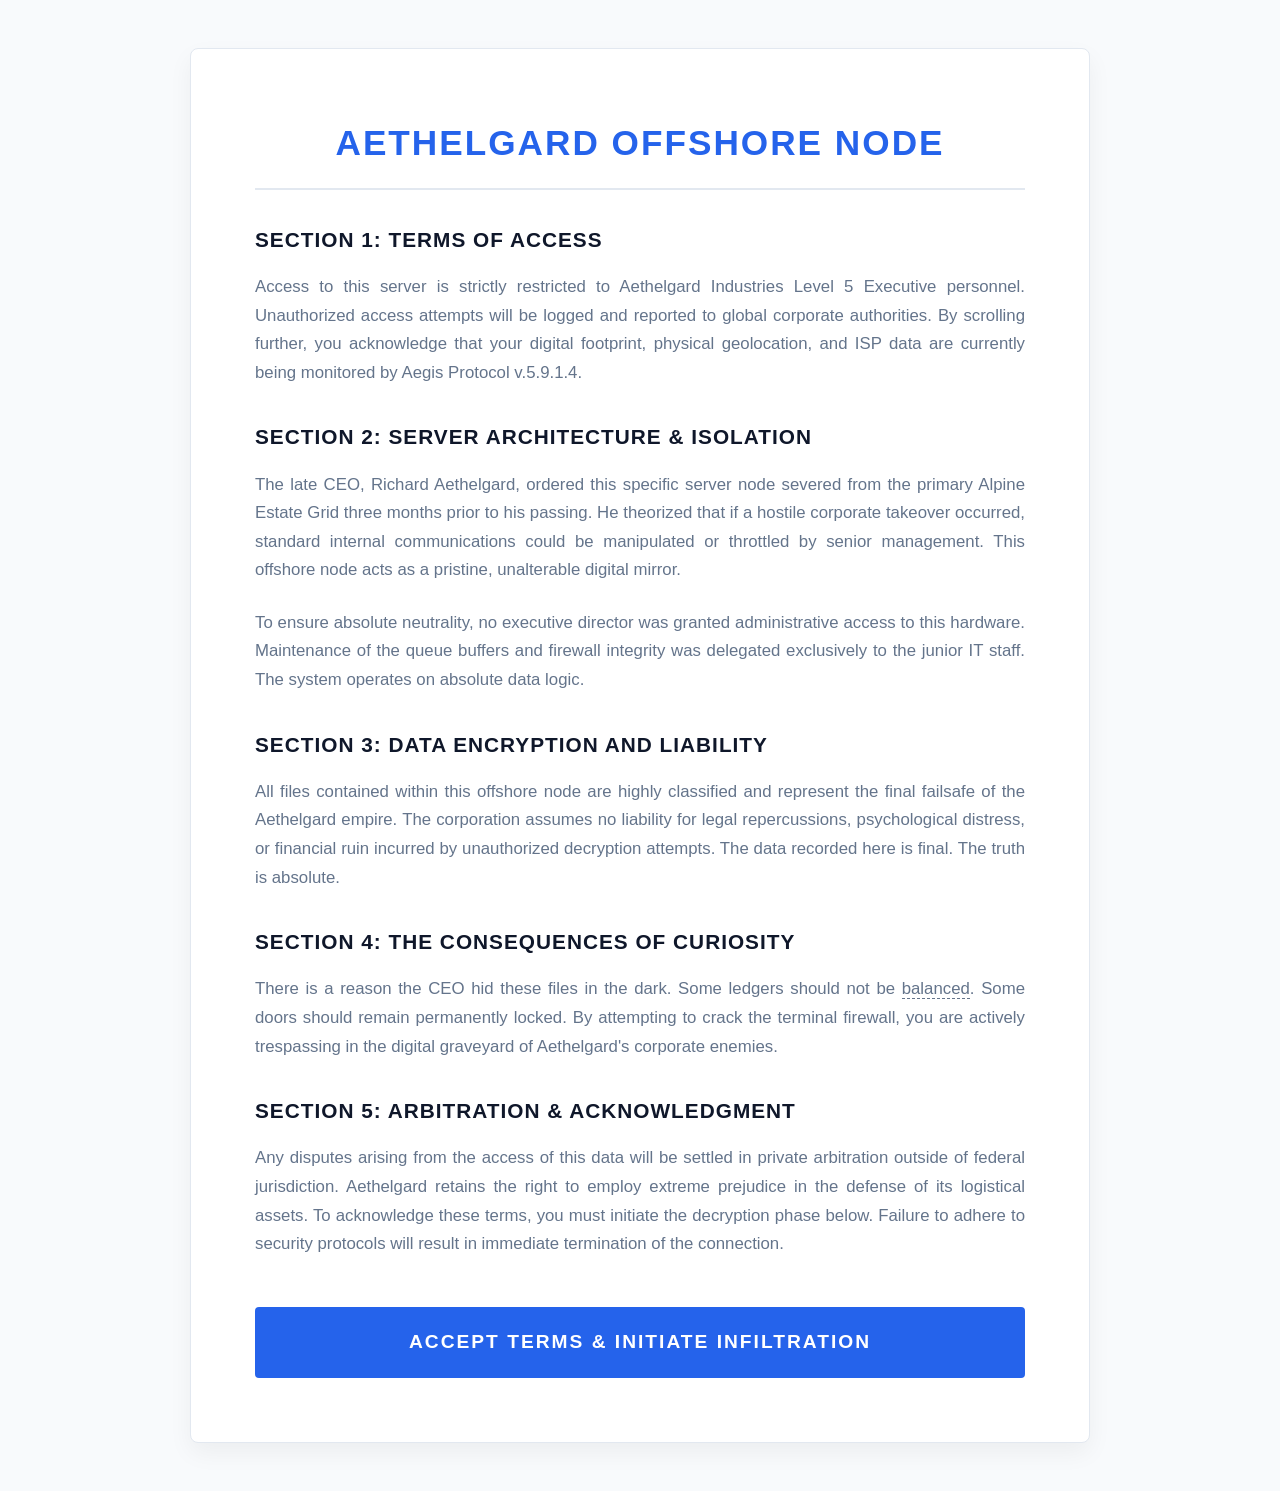
<file: index.html>
<!DOCTYPE html>
<html lang="en">
<head>
    <meta charset="UTF-8">
    <meta name="viewport" content="width=device-width, initial-scale=1.0">
    <title>Aethelgard Offshore | Secure Node</title>
    <style>
        :root {
            /* Brighter Corporate Theme */
            --bg-main: #f8fafc;
            --bg-card: #ffffff;
            --accent: #2563eb;       /* Corporate Blue */
            --accent-hover: #1d4ed8;
            --text-main: #0f172a;
            --text-muted: #64748b;
            --border-color: #e2e8f0;
            --error: #ef4444;
            --log-bg: #020817;
        }
        
        * { box-sizing: border-box; margin: 0; padding: 0; font-family: 'Segoe UI', Tahoma, Geneva, Verdana, sans-serif; }
        body { background-color: var(--bg-main); color: var(--text-main); line-height: 1.7; display: flex; flex-direction: column; align-items: center; padding: 3rem 1rem; min-height: 100vh; }
        
        .container { max-width: 900px; width: 100%; background: var(--bg-card); padding: 4rem; border-radius: 8px; border: 1px solid var(--border-color); box-shadow: 0 10px 25px rgba(0, 0, 0, 0.05); position: relative; }
        
        h1 { color: var(--accent); border-bottom: 2px solid var(--border-color); padding-bottom: 15px; margin-bottom: 30px; text-transform: uppercase; letter-spacing: 2px; text-align: center; font-size: 2.2rem; }
        h2 { color: var(--text-main); font-size: 1.3rem; margin-top: 2rem; margin-bottom: 1rem; text-transform: uppercase; letter-spacing: 1px; }

        /* General UI Elements */
        .btn-primary { display: block; width: 100%; padding: 1.2rem; background: var(--accent); color: white; border: none; font-size: 1.2rem; font-weight: bold; cursor: pointer; border-radius: 4px; transition: background 0.2s; text-transform: uppercase; letter-spacing: 2px; margin-top: 3rem; text-align: center; text-decoration: none; }
        .btn-primary:hover { background: var(--accent-hover); }

        /* Homepage EULA */
        p { margin-bottom: 1.5rem; font-size: 1.05rem; color: var(--text-muted); text-align: justify; }
        strong { color: var(--text-main); font-weight: 700; }
        .secret-trigger { color: inherit; text-decoration: none; border-bottom: 1px dashed var(--text-muted); cursor: pointer; transition: 0.3s; }
        .secret-trigger:hover { color: var(--error); border-color: var(--error); }

        /* Secret Lore Modal */
        .modal { display: none; position: fixed; top: 0; left: 0; width: 100%; height: 100%; background: rgba(15, 23, 42, 0.9); justify-content: center; align-items: center; z-index: 1000; padding: 1rem; }
        .modal-content { background: var(--bg-card); padding: 3rem; border-radius: 8px; text-align: center; max-width: 550px; width: 100%; border: 1px solid var(--accent); box-shadow: 0 10px 30px rgba(0,0,0,0.3); }
        .modal-content h3 { color: var(--error); margin-bottom: 1.5rem; font-size: 1.5rem; text-transform: uppercase; letter-spacing: 1px; }
        .input-field { width: 100%; padding: 1rem; background: var(--bg-main); border: 1px solid var(--border-color); color: var(--text-main); text-align: center; font-size: 1.2rem; letter-spacing: 3px; border-radius: 4px; margin-bottom: 1.5rem; text-transform: uppercase; outline: none; font-family: monospace; }
        .input-field:focus { border-color: var(--accent); }
        
        .btn-close { background: transparent; color: var(--text-muted); border: 1px solid var(--border-color); margin-top: 1rem; }
        .btn-close:hover { background: var(--bg-main); color: var(--text-main); }
        .error-msg { color: var(--error); margin-top: 10px; display: none; font-weight: bold; text-align: center; font-family: monospace; }
        
        /* Secret Lore Drop Content */
        .secret-log { text-align: left; background: var(--log-bg); padding: 2rem; border-radius: 6px; border-left: 4px solid var(--error); margin-top: 1rem; color: #cbd5e1; font-family: monospace; font-size: 0.95rem; line-height: 1.8; }
        .secret-log strong { color: white; }
    </style>
</head>
<body>

    <div class="container">
        <h1>AETHELGARD OFFSHORE NODE</h1>
        
        <h2>Section 1: Terms of Access</h2>
        <p>Access to this server is strictly restricted to Aethelgard Industries Level 5 Executive personnel. Unauthorized access attempts will be logged and reported to global corporate authorities. By scrolling further, you acknowledge that your digital footprint, physical geolocation, and ISP data are currently being monitored by Aegis Protocol v.5.9.1.4.</p>
        
        <h2>Section 2: Server Architecture & Isolation</h2>
        <p>The late CEO, Richard Aethelgard, ordered this specific server node severed from the primary Alpine Estate Grid three months prior to his passing. He theorized that if a hostile corporate takeover occurred, standard internal communications could be manipulated or throttled by senior management. This offshore node acts as a pristine, unalterable digital mirror.</p>
        <p>To ensure absolute neutrality, no executive director was granted administrative access to this hardware. Maintenance of the queue buffers and firewall integrity was delegated exclusively to the junior IT staff. The system operates on absolute data logic.</p>
        
        <h2>Section 3: Data Encryption and Liability</h2>
        <p>All files contained within this offshore node are highly classified and represent the final failsafe of the Aethelgard empire. The corporation assumes no liability for legal repercussions, psychological distress, or financial ruin incurred by unauthorized decryption attempts. The data recorded here is final. The truth is absolute.</p>
        
        <h2>Section 4: The Consequences of Curiosity</h2>
        <p>There is a reason the CEO hid these files in the dark. Some ledgers should not be <span class="secret-trigger" onclick="openSecretModal()">balanced</span>. Some doors should remain permanently locked. By attempting to crack the terminal firewall, you are actively trespassing in the digital graveyard of Aethelgard's corporate enemies.</p>

        <h2>Section 5: Arbitration & Acknowledgment</h2>
        <p>Any disputes arising from the access of this data will be settled in private arbitration outside of federal jurisdiction. Aethelgard retains the right to employ extreme prejudice in the defense of its logistical assets. To acknowledge these terms, you must initiate the decryption phase below. Failure to adhere to security protocols will result in immediate termination of the connection.</p>
        
        <!-- Links to the Wordle Page -->
        <a href="wordle.html" class="btn-primary">ACCEPT TERMS & INITIATE INFILTRATION</a>
    </div>

    <!-- SECRET LORE MODAL (Caesar Cipher for Arlert) -->
    <div id="secret-modal" class="modal">
        <div class="modal-content" id="secret-puzzle-view">
            <h3>RESTRICTED ARCHIVE</h3>
            <p style="color: var(--text-muted); font-size: 1rem; margin-bottom: 2rem;">To access the buried logs, decrypt the network administrator's designation. <br><br><strong style="color: var(--text-main);">Cipher:</strong> Shift backward by 3 letters in the alphabet. <br><strong style="color: var(--text-main);">Target:</strong> D U O H U W</p>
            <input type="text" id="secret-input" class="input-field" placeholder="ENTER SURNAME" autocomplete="off" spellcheck="false">
            <button class="btn-primary" style="background: var(--error); margin-top: 0;" onclick="checkSecret()">DECRYPT LOG</button>
            <button class="btn-primary btn-close" onclick="closeSecretModal()">CANCEL</button>
            <p id="secret-error" class="error-msg">ACCESS DENIED. INVALID DECRYPTION.</p>
        </div>

        <div class="modal-content" id="secret-lore-view" style="display: none; max-width: 700px;">
            <h3>NETWORK ADMIN LOG RECOVERED</h3>
            <div class="secret-log">
                <strong>[SYSTEM]:</strong> ROOT ACCESS GRANTED TO A. ARLERT.<br>
                <strong>[SYSTEM]:</strong> INITIATING QUEUE THROTTLE ON COMPLIANCE INBOX.<br><br>
                <strong>[A. ARLERT]:</strong> Script executed successfully. Aizen thinks he's brilliant for manipulating the schedules, but he doesn't control the flow of data. I do. <br><br>
                <strong>[A. ARLERT]:</strong> I am holding the requests from Tengen, Gojo, and Makima in the server buffer. Nanami will receive absolutely nothing until 16:58. I know Nanami. I know he refuses to work one single second past 17:00. <br><br>
                <strong>[A. ARLERT]:</strong> When those requests hit his desk all at once, he won't read them. He will mass-approve them just to go home. He will sign Richard's death warrant, and Aizen will think he engineered it. They are all playing checkers while I rewrite the board.
            </div>
            <button class="btn-primary btn-close" onclick="closeSecretModal()">CLOSE ARCHIVE</button>
        </div>
    </div>

    <script>
        // --- SECRET LORE LOGIC ---
        function openSecretModal() {
            document.getElementById('secret-modal').style.display = 'flex';
            document.getElementById('secret-puzzle-view').style.display = 'block';
            document.getElementById('secret-lore-view').style.display = 'none';
            document.getElementById('secret-input').value = '';
            document.getElementById('secret-error').style.display = 'none';
        }
        
        function closeSecretModal() {
            document.getElementById('secret-modal').style.display = 'none';
        }

        function checkSecret() {
            const input = document.getElementById('secret-input').value.toUpperCase().trim();
            // ARLERT shifted forward by 3 is DUOHUW. Shift backward by 3 gets ARLERT.
            if (input === 'ARLERT') {
                document.getElementById('secret-puzzle-view').style.display = 'none';
                document.getElementById('secret-lore-view').style.display = 'block';
            } else {
                const error = document.getElementById('secret-error');
                error.style.display = 'block';
                setTimeout(() => error.style.display = 'none', 1500);
            }
        }
    </script>
</body>
</html>
</file>
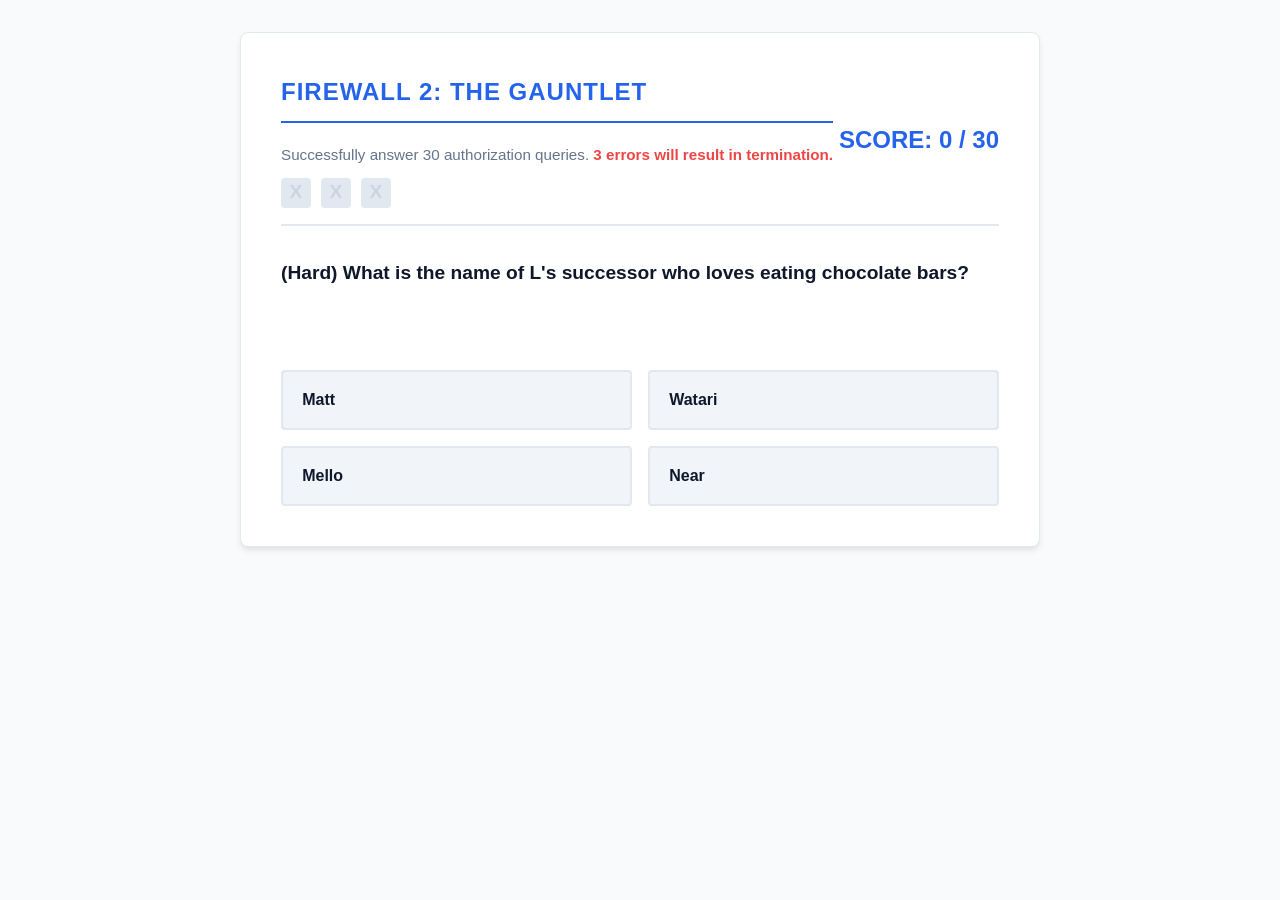
<file: game2.html>
<!DOCTYPE html>
<html lang="en">
<head>
    <meta charset="UTF-8">
    <meta name="viewport" content="width=device-width, initial-scale=1.0">
    <title>Aethelgard Offshore | The Gauntlet</title>
    <link rel="stylesheet" href="global.css">
    <script src="database.js"></script>
    <style>
        .header-panel { display: flex; justify-content: space-between; align-items: center; border-bottom: 2px solid var(--border-color); padding-bottom: 1rem; margin-bottom: 2rem; }
        .score-display { font-size: 1.5rem; font-weight: bold; color: var(--accent); }
        
        .strike-container { display: flex; gap: 10px; margin-top: 10px; }
        .strike { width: 30px; height: 30px; display: flex; justify-content: center; align-items: center; background: #e2e8f0; border-radius: 4px; font-weight: bold; font-size: 1.2rem; color: #cbd5e1; }
        .strike.active { background: var(--error); color: white; }

        .question-box { font-size: 1.2rem; margin-bottom: 2rem; min-height: 80px; font-weight: bold; }
        
        .options-grid { display: grid; grid-template-columns: 1fr 1fr; gap: 1rem; }
        @media (max-width: 600px) { .options-grid { grid-template-columns: 1fr; } }
        
        .option-btn { background: #f1f5f9; color: var(--text-main); border: 2px solid var(--border-color); padding: 1.2rem; font-size: 1rem; cursor: pointer; border-radius: 4px; transition: 0.2s; text-align: left; font-weight: bold; }
        .option-btn:hover { border-color: var(--accent); background: #e0e7ff; }
        
        .option-btn.correct { background: var(--accent); color: white; border-color: var(--accent); }
        .option-btn.wrong { background: var(--error); color: white; border-color: var(--error); }

        #proceed-btn { display: none; margin-top: 2rem; text-align: center; text-decoration: none; }
    </style>
</head>
<body>

    <div class="container">
        <div class="header-panel">
            <div>
                <h2>FIREWALL 2: THE GAUNTLET</h2>
                <p style="color: var(--text-muted); font-size: 0.95rem;">Successfully answer 30 authorization queries. <strong style="color: var(--error);">3 errors will result in termination.</strong></p>
                <div class="strike-container" id="strike-box">
                    <div class="strike" id="strike-1">X</div>
                    <div class="strike" id="strike-2">X</div>
                    <div class="strike" id="strike-3">X</div>
                </div>
            </div>
            <div class="score-display">SCORE: <span id="score">0</span> / 30</div>
        </div>

        <div id="game-area">
            <div class="question-box" id="question-text">Loading query...</div>
            <div class="options-grid" id="options-container">
                <!-- Buttons generated by JS -->
            </div>
        </div>

        <a id="proceed-btn" class="btn-primary" href="puzzle2.html">FIREWALL BREACHED. PROCEED TO PUZZLE 2.</a>
    </div>

    <script>
        let currentScore = 0;
        let questionsAsked = 0;
        let strikes = 0;
        const TARGET_SCORE = 30;
        const MAX_STRIKES = 3;
        let activeQuestions = [];

        function initGame() {
            // Pulls 30 random questions from database.js
            activeQuestions = getRandom30Questions();
            currentScore = 0;
            questionsAsked = 0;
            strikes = 0;
            updateScore();
            resetStrikes();
            loadNextQuestion();
        }

        function resetStrikes() {
            document.getElementById('strike-1').classList.remove('active');
            document.getElementById('strike-2').classList.remove('active');
            document.getElementById('strike-3').classList.remove('active');
        }

        function updateScore() {
            document.getElementById('score').innerText = currentScore;
        }

        function loadNextQuestion() {
            if (currentScore >= TARGET_SCORE) {
                document.getElementById('game-area').style.display = 'none';
                document.getElementById('proceed-btn').style.display = 'block';
                return;
            }

            // BUG FIX: If they get one wrong, they will run out of questions before hitting 30 points.
            // This loops the questions back to the beginning so the array doesn't break and get stuck.
            if (questionsAsked >= activeQuestions.length) {
                questionsAsked = 0;
            }

            const currentQ = activeQuestions[questionsAsked];
            document.getElementById('question-text').innerText = currentQ[0];
            
            // Extract options and shuffle them
            const options = [
                { text: currentQ[1], correct: true },
                { text: currentQ[2], correct: false },
                { text: currentQ[3], correct: false },
                { text: currentQ[4], correct: false }
            ];
            
            // BUG FIX: Corrected syntax for randomizing array
            options.sort(() => Math.random() - 0.5);

            const container = document.getElementById('options-container');
            container.innerHTML = ''; 

            options.forEach(opt => {
                const btn = document.createElement('button');
                btn.className = 'option-btn';
                btn.innerText = opt.text;
                btn.onclick = () => handleAnswer(btn, opt.correct, currentQ[1]);
                container.appendChild(btn);
            });

            questionsAsked++;
        }

        function handleAnswer(btn, isCorrect, correctString) {
            const allBtns = document.querySelectorAll('.option-btn');
            allBtns.forEach(b => b.disabled = true);

            if (isCorrect) {
                btn.classList.add('correct');
                currentScore++;
                updateScore();
                setTimeout(loadNextQuestion, 1000);
            } else {
                btn.classList.add('wrong');
                strikes++;
                document.getElementById(`strike-${strikes}`).classList.add('active');
                
                // Show the correct answer
                allBtns.forEach(b => {
                    if(b.innerText === correctString) b.classList.add('correct');
                });

                if (strikes >= MAX_STRIKES) {
                    setTimeout(() => {
                        alert("SECURITY BREACH DETECTED. 3 FAILED ATTEMPTS. TERMINAL REBOOTING.");
                        initGame(); // Reset the game
                    }, 1200);
                } else {
                    setTimeout(loadNextQuestion, 1500);
                }
            }
        }

        window.onload = initGame;
    </script>
</body>
</html>
</file>
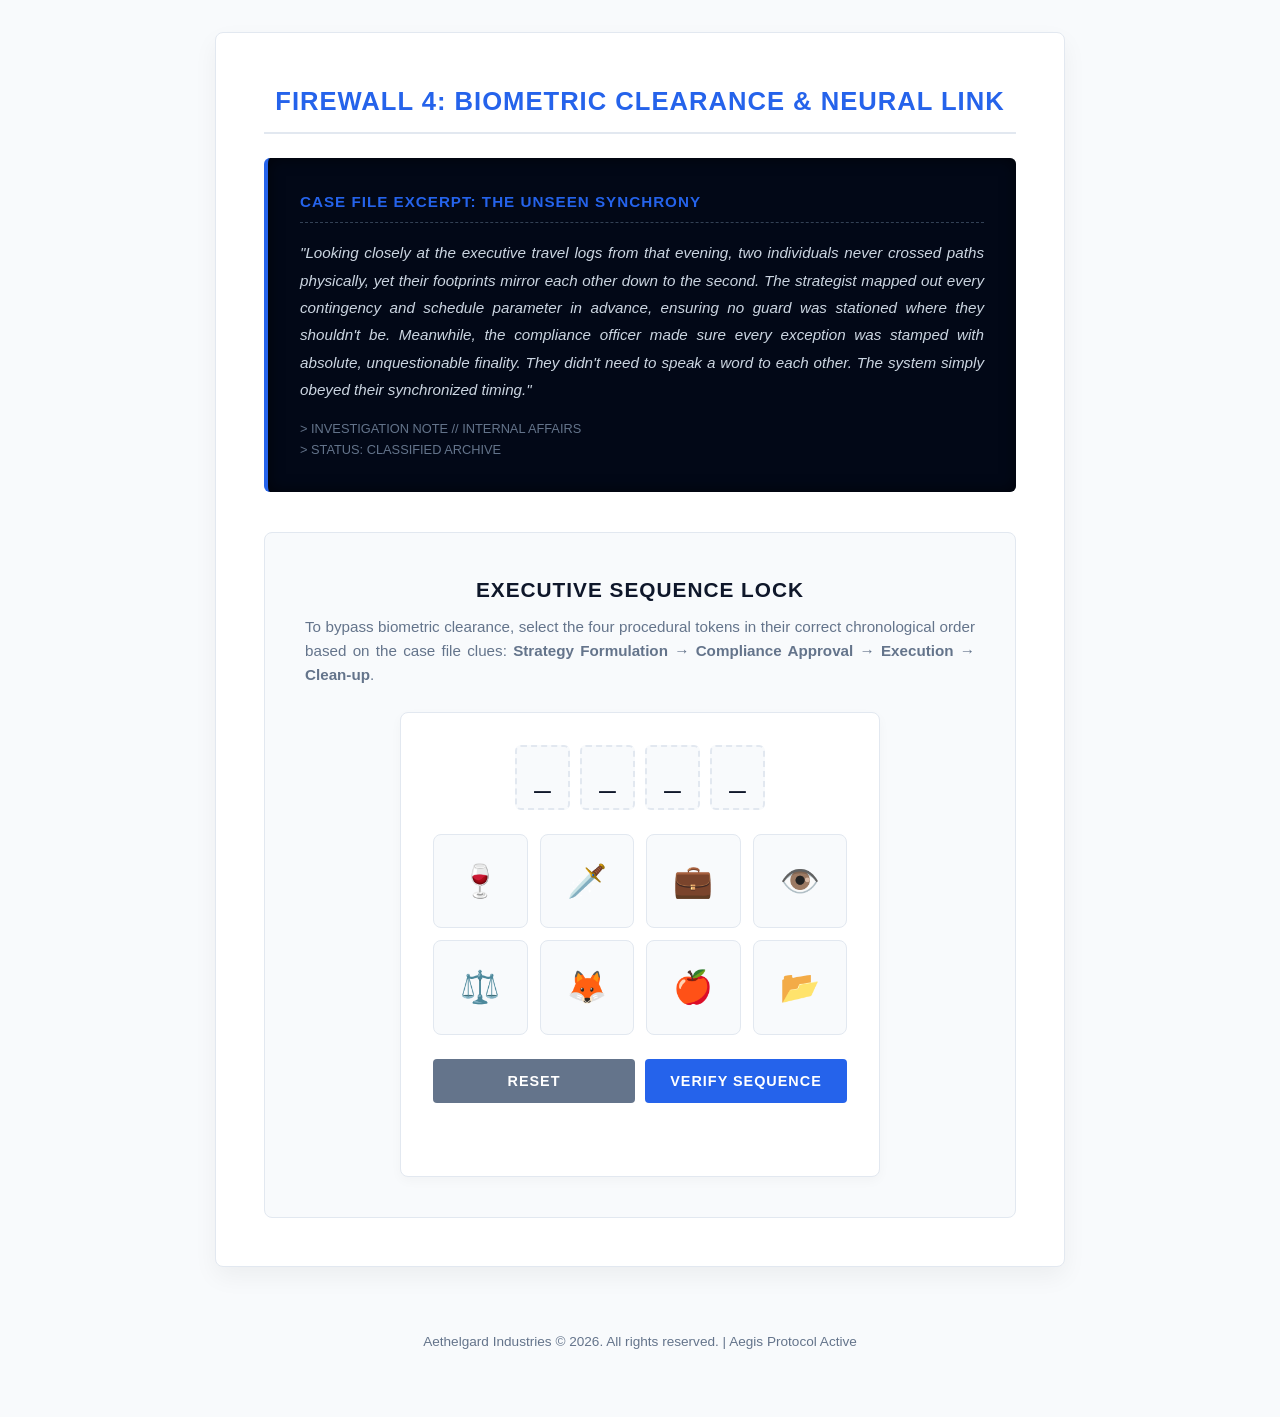
<file: game3.html>
<!DOCTYPE html>
<html lang="en">
<head>
    <meta charset="UTF-8">
    <meta name="viewport" content="width=device-width, initial-scale=1.0">
    <title>Aethelgard Offshore | Firewall 4: Biometric Clearance</title>
    <style>
        :root {
            --bg-main: #f8fafc;
            --bg-card: #ffffff;
            --accent: #2563eb;
            --accent-hover: #1d4ed8;
            --text-main: #0f172a;
            --text-muted: #64748b;
            --border-color: #e2e8f0;
            --error: #ef4444;
            --success: #10b981;
            
            --log-bg: #020817;
            --log-border: #1e293b;
        }
        
        * { box-sizing: border-box; margin: 0; padding: 0; font-family: 'Segoe UI', Tahoma, Geneva, Verdana, sans-serif; }
        body { background-color: var(--bg-main); color: var(--text-main); line-height: 1.6; display: flex; flex-direction: column; align-items: center; padding: 2rem 1rem; min-height: 100vh; }
        
        .container { max-width: 850px; width: 100%; background: var(--bg-card); padding: 3rem; border-radius: 8px; border: 1px solid var(--border-color); box-shadow: 0 10px 25px rgba(0, 0, 0, 0.05); }
        
        h2 { color: var(--accent); border-bottom: 2px solid var(--border-color); padding-bottom: 10px; margin-bottom: 1.5rem; text-transform: uppercase; letter-spacing: 1px; font-size: 1.6rem; text-align: center; }
        
        /* Lore Box */
        .lore-box { background: var(--log-bg); padding: 2rem; border-radius: 6px; margin-bottom: 2.5rem; font-family: 'Courier New', Courier, monospace; color: #cbd5e1; border-left: 4px solid var(--accent); box-shadow: inset 0 0 15px rgba(0,0,0,0.6); }
        .lore-header { color: var(--accent); font-weight: bold; margin-bottom: 1rem; border-bottom: 1px dashed #334155; padding-bottom: 0.5rem; font-size: 0.95rem; letter-spacing: 1px; }
        .lore-box p { font-size: 0.95rem; line-height: 1.8; text-align: justify; margin-bottom: 0.8rem; font-style: italic; }
        .lore-meta { font-size: 0.8rem; color: #64748b; margin-top: 1rem; font-family: 'Segoe UI', sans-serif; }

        /* Puzzle Container */
        .puzzle-container { background: #f8fafc; padding: 2.5rem; border-radius: 8px; border: 1px solid var(--border-color); text-align: center; }
        .puzzle-container h3 { color: var(--text-main); margin-bottom: 0.5rem; font-size: 1.3rem; text-transform: uppercase; letter-spacing: 1px; }
        .puzzle-container p { color: var(--text-muted); font-size: 0.95rem; margin-bottom: 1.5rem; text-align: justify; }

        /* Sequence Lock Interface */
        .sequence-interface { max-width: 480px; margin: 0 auto; background: #ffffff; padding: 2rem; border-radius: 8px; border: 1px solid var(--border-color); box-shadow: 0 4px 12px rgba(0,0,0,0.03); }
        
        .selected-slots { display: flex; justify-content: center; gap: 10px; margin-bottom: 1.5rem; min-height: 65px; }
        .slot { width: 55px; height: 65px; background: var(--bg-main); border: 2px dashed var(--border-color); border-radius: 6px; display: flex; justify-content: center; align-items: center; font-size: 1.8rem; }
        .slot.filled { border-style: solid; border-color: var(--accent); background: #eff6ff; }

        .symbols-grid { display: grid; grid-template-columns: repeat(4, 1fr); gap: 12px; margin-bottom: 1.5rem; }
        .symbol-btn { aspect-ratio: 1; background: var(--bg-main); border: 1px solid var(--border-color); border-radius: 8px; font-size: 2rem; cursor: pointer; transition: 0.2s; display: flex; justify-content: center; align-items: center; }
        .symbol-btn:hover:not(:disabled) { background: #e2e8f0; border-color: var(--accent); transform: translateY(-2px); }
        .symbol-btn:disabled { opacity: 0.3; cursor: not-allowed; background: #e2e8f0; }

        .control-panel { display: flex; gap: 10px; justify-content: center; }
        .btn-action { flex: 1; padding: 0.9rem; background: var(--accent); color: white; border: none; font-weight: bold; cursor: pointer; border-radius: 4px; text-transform: uppercase; font-size: 0.9rem; transition: 0.2s; letter-spacing: 1px; }
        .btn-action:hover { background: var(--accent-hover); }
        .btn-action.secondary { background: var(--text-muted); }
        .btn-action.secondary:hover { background: var(--text-main); }

        #proceed-btn { display: none; margin-top: 2rem; background: var(--success); color: white; text-decoration: none; text-align: center; padding: 1.2rem; border-radius: 6px; font-weight: bold; text-transform: uppercase; letter-spacing: 1px; box-shadow: 0 4px 12px rgba(16,185,129,0.2); }
        #proceed-btn:hover { background: #059669; }

        .status-msg { margin-top: 1rem; font-family: monospace; font-weight: bold; font-size: 0.95rem; min-height: 25px; }
        .status-msg.error { color: var(--error); }
        .status-msg.success { color: var(--success); }

        footer { text-align: center; padding: 2rem; color: var(--text-muted); font-size: 0.85rem; margin-top: 2rem; }
    </style>
</head>
<body>

    <div class="container">
        <h2>FIREWALL 4: BIOMETRIC CLEARANCE &amp; NEURAL LINK</h2>
        
        <div class="lore-box">
            <div class="lore-header">CASE FILE EXCERPT: THE UNSEEN SYNCHRONY</div>
            <p>"Looking closely at the executive travel logs from that evening, two individuals never crossed paths physically, yet their footprints mirror each other down to the second. The strategist mapped out every contingency and schedule parameter in advance, ensuring no guard was stationed where they shouldn't be. Meanwhile, the compliance officer made sure every exception was stamped with absolute, unquestionable finality. They didn't need to speak a word to each other. The system simply obeyed their synchronized timing."</p>
            <div class="lore-meta">
                &gt; INVESTIGATION NOTE // INTERNAL AFFAIRS<br>
                &gt; STATUS: CLASSIFIED ARCHIVE
            </div>
        </div>

        <div class="puzzle-container">
            <h3>EXECUTIVE SEQUENCE LOCK</h3>
            <p>To bypass biometric clearance, select the four procedural tokens in their correct chronological order based on the case file clues: <strong>Strategy Formulation &rarr; Compliance Approval &rarr; Execution &rarr; Clean-up</strong>.</p>
            
            <div class="sequence-interface">
                <div class="selected-slots" id="selected-slots">
                    <div class="slot">_</div>
                    <div class="slot">_</div>
                    <div class="slot">_</div>
                    <div class="slot">_</div>
                </div>

                <div class="symbols-grid" id="symbols-grid">
                    <!-- Populated by JS -->
                </div>

                <div class="control-panel">
                    <button class="btn-action secondary" onclick="resetSequence()">RESET</button>
                    <button class="btn-action" onclick="verifySequence()">VERIFY SEQUENCE</button>
                </div>

                <div class="status-msg" id="status-msg"></div>
            </div>

            <a id="proceed-btn" href="puzzle3.html">BIOMETRICS ACCEPTED. PROCEED TO FINAL NODE &rarr;</a>
        </div>
    </div>

    <footer>
        <p>Aethelgard Industries © 2026. All rights reserved. | Aegis Protocol Active</p>
    </footer>

    <script>
        // Correct sequence: Strategy (💼) -> Compliance (⚖️) -> Action (🗡️) -> Clean-up (🍷)
        const correctSequence = ['💼', '⚖️', '🗡️', '🍷'];
        let playerSelection = [];
        
        // Available symbols to choose from
        const availableSymbols = ['🍷', '🗡️', '💼', '👁️', '⚖️', '🦊', '🍎', '📂'];

        const slotsContainer = document.getElementById('selected-slots');
        const gridContainer = document.getElementById('symbols-grid');
        const statusEl = document.getElementById('status-msg');
        const proceedBtn = document.getElementById('proceed-btn');

        function initPuzzle() {
            playerSelection = [];
            statusEl.innerText = "";
            renderSlots();
            renderGrid();
        }

        function renderSlots() {
            slotsContainer.innerHTML = '';
            for (let i = 0; i < 4; i++) {
                const slot = document.createElement('div');
                slot.className = 'slot' + (playerSelection[i] ? ' filled' : '');
                slot.innerText = playerSelection[i] || '_';
                slotsContainer.appendChild(slot);
            }
        }

        function renderGrid() {
            gridContainer.innerHTML = '';
            availableSymbols.forEach((symbol) => {
                const btn = document.createElement('button');
                btn.className = 'symbol-btn';
                btn.innerText = symbol;
                
                // Disable if already selected
                if (playerSelection.includes(symbol) || playerSelection.length >= 4) {
                    btn.disabled = true;
                }
                
                btn.onclick = () => selectSymbol(symbol);
                gridContainer.appendChild(btn);
            });
        }

        function selectSymbol(symbol) {
            if (playerSelection.length < 4) {
                playerSelection.push(symbol);
                renderSlots();
                renderGrid();
            }
        }

        function resetSequence() {
            initPuzzle();
        }

        function verifySequence() {
            if (playerSelection.length < 4) {
                statusEl.className = 'status-msg error';
                statusEl.innerText = "INCOMPLETE SEQUENCE. SELECT ALL 4 TOKENS.";
                return;
            }

            let isCorrect = true;
            for (let i = 0; i < 4; i++) {
                if (playerSelection[i] !== correctSequence[i]) {
                    isCorrect = false;
                    break;
                }
            }

            if (isCorrect) {
                statusEl.className = 'status-msg success';
                statusEl.innerText = "SEQUENCE VERIFIED. BIOMETRICS ACCEPTED.";
                proceedBtn.style.display = 'block';
                document.querySelector('.sequence-interface').style.display = 'none';
            } else {
                statusEl.className = 'status-msg error';
                statusEl.innerText = "INCORRECT SEQUENCE. LOCKOUT ENGAGED.";
                setTimeout(() => {
                    resetSequence();
                }, 1500);
            }
        }

        initPuzzle();
    </script>
</body>
</html>
</file>
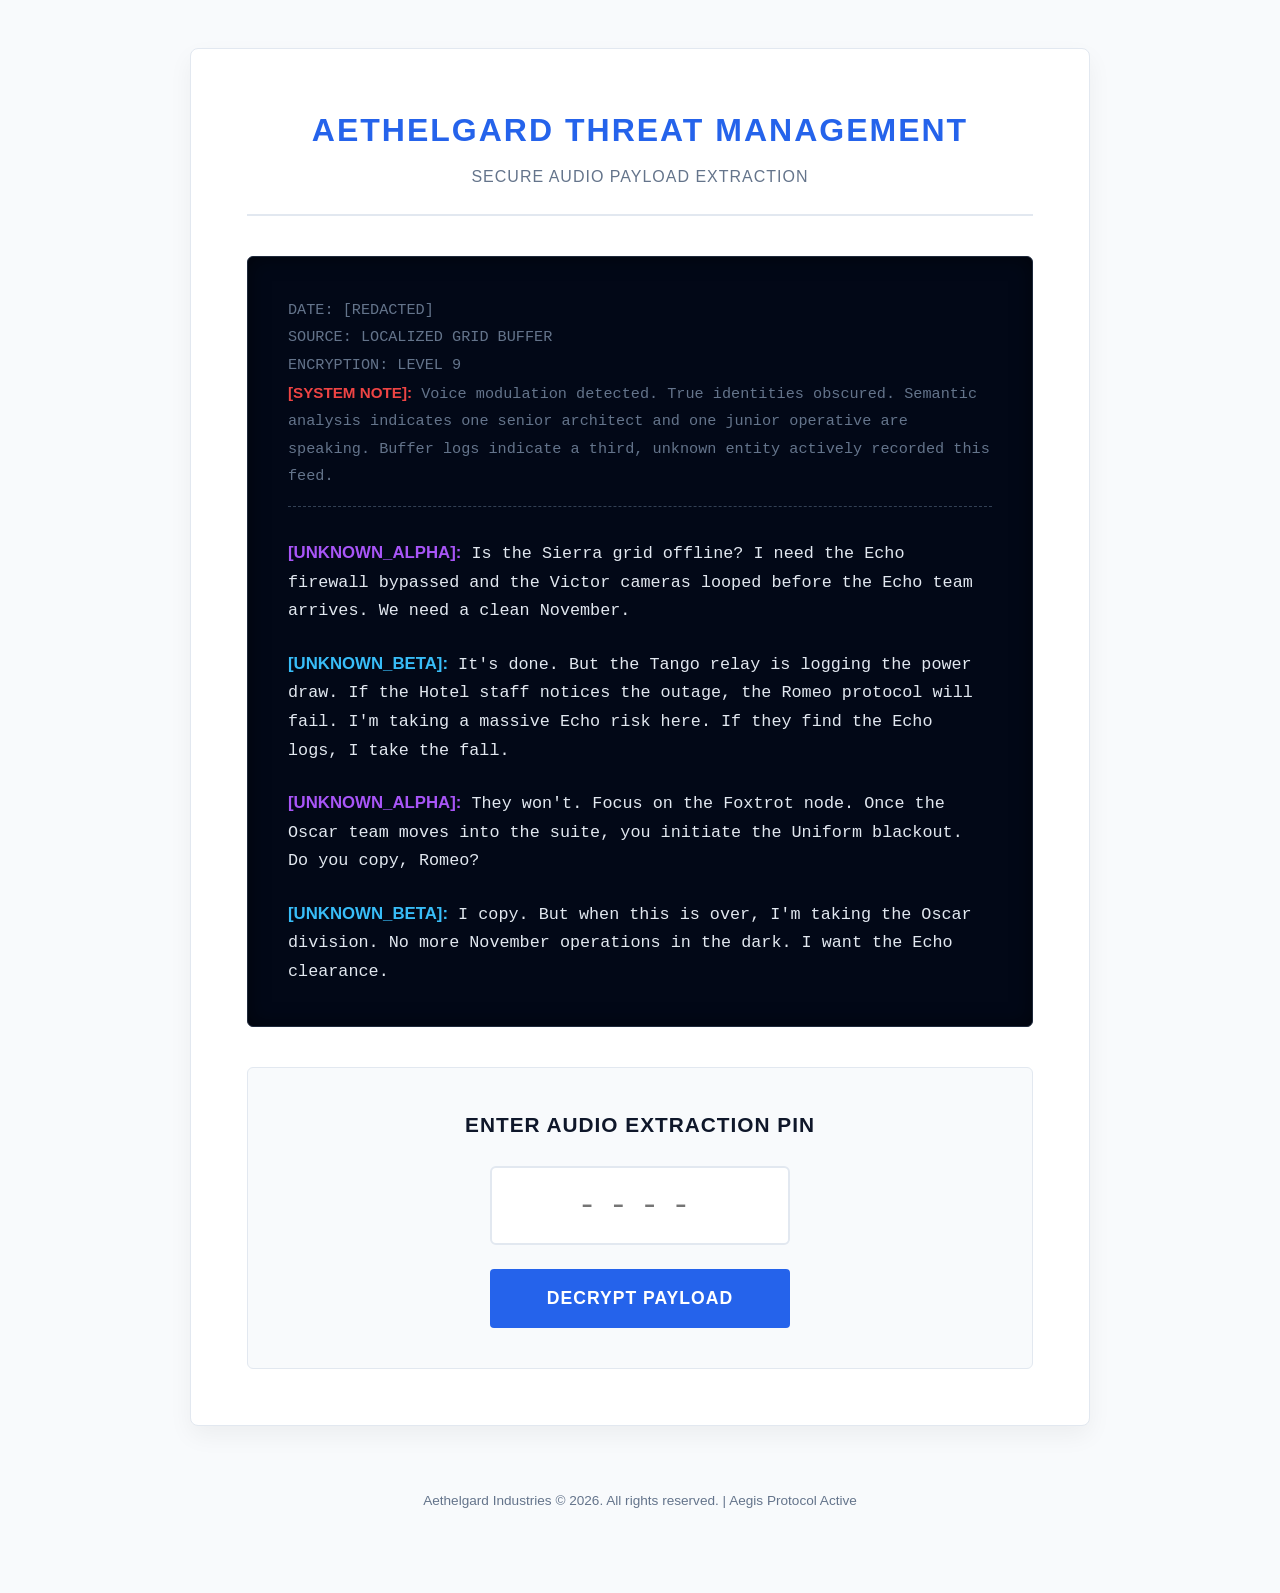
<file: puzzle1.html>
<!DOCTYPE html>
<html lang="en">
<head>
    <meta charset="UTF-8">
    <meta name="viewport" content="width=device-width, initial-scale=1.0">
    <title>Aethelgard Offshore | Intercepted Log</title>
    <style>
        :root {
            /* Brighter Corporate Theme (Matching Website 3) */
            --bg-main: #f8fafc;
            --bg-card: #ffffff;
            --accent: #2563eb;       /* Corporate Blue */
            --accent-hover: #1d4ed8;
            --text-main: #0f172a;
            --text-muted: #64748b;
            --border-color: #e2e8f0;
            --error: #ef4444;

            /* Intercepted Log Colors (Terminal Aesthetic for contrast) */
            --log-bg: #020817;
            --log-border: #1e293b;
            --speaker-a: #a855f7;    /* Purple */
            --speaker-b: #38bdf8;    /* Blue */
            --log-text: #e2e8f0;
        }
        
        * { box-sizing: border-box; margin: 0; padding: 0; font-family: 'Segoe UI', Tahoma, Geneva, Verdana, sans-serif; }
        body { background-color: var(--bg-main); color: var(--text-main); line-height: 1.6; display: flex; flex-direction: column; align-items: center; padding: 3rem 1rem; min-height: 100vh; }
        
        .container { max-width: 900px; width: 100%; background: var(--bg-card); padding: 3.5rem; border-radius: 8px; border: 1px solid var(--border-color); box-shadow: 0 10px 25px rgba(0, 0, 0, 0.05); }
        
        /* Headers */
        .header-box { text-align: center; margin-bottom: 2.5rem; border-bottom: 2px solid var(--border-color); padding-bottom: 1.5rem; }
        h1 { color: var(--accent); text-transform: uppercase; letter-spacing: 2px; font-size: 2rem; margin-bottom: 0.5rem; }
        .subtitle { color: var(--text-muted); font-size: 1rem; text-transform: uppercase; letter-spacing: 1px; }

        /* The Transcript Box */
        .transcript-container { background: var(--log-bg); padding: 2.5rem; border: 1px solid var(--log-border); border-radius: 6px; margin-bottom: 2.5rem; box-shadow: inset 0 0 20px rgba(0,0,0,0.5); }
        
        .log-header { color: #64748b; font-size: 0.95rem; margin-bottom: 2rem; font-family: 'Courier New', Courier, monospace; border-bottom: 1px dashed #334155; padding-bottom: 1rem; line-height: 1.8; }
        .log-header strong { color: #ef4444; }
        
        .dialogue-line { margin-bottom: 1.5rem; font-family: 'Courier New', Courier, monospace; font-size: 1.05rem; line-height: 1.7; color: var(--log-text); }
        .dialogue-line:last-child { margin-bottom: 0; }
        
        .speaker-a strong { color: var(--speaker-a); }
        .speaker-b strong { color: var(--speaker-b); }
        
        /* Hint Box */
        .hint-box { background: #eff6ff; border-left: 4px solid var(--accent); padding: 1.5rem; margin-bottom: 2.5rem; border-radius: 0 6px 6px 0; }
        .hint-box h4 { color: var(--accent); margin-bottom: 0.5rem; text-transform: uppercase; letter-spacing: 1px; font-size: 0.9rem; }
        .hint-box p { color: var(--text-main); font-size: 0.95rem; text-align: justify; }

        /* PIN Pad Interface */
        .pin-pad { background: #f8fafc; padding: 2.5rem; border-radius: 6px; text-align: center; border: 1px solid var(--border-color); }
        .pin-pad h3 { margin-bottom: 1.5rem; color: var(--text-main); font-size: 1.3rem; letter-spacing: 1px; text-transform: uppercase; }
        
        .input-wrapper { display: flex; justify-content: center; margin-bottom: 1.5rem; }
        .pin-input { background: #ffffff; color: var(--accent); border: 2px solid var(--border-color); padding: 1.2rem; font-size: 2rem; text-align: center; letter-spacing: 12px; border-radius: 6px; width: 100%; max-width: 300px; font-family: monospace; outline: none; transition: border-color 0.3s, box-shadow 0.3s; }
        .pin-input:focus { border-color: var(--accent); box-shadow: 0 0 0 3px rgba(37, 99, 235, 0.1); }
        
        .btn-primary { width: 100%; max-width: 300px; padding: 1.2rem; background: var(--accent); color: white; border: none; font-weight: bold; cursor: pointer; font-size: 1.1rem; border-radius: 4px; transition: background 0.2s; text-transform: uppercase; letter-spacing: 1px; }
        .btn-primary:hover { background: var(--accent-hover); }
        
        .error-msg { color: var(--error); margin-top: 15px; display: none; font-weight: bold; font-family: monospace; font-size: 1rem; letter-spacing: 1px; }
        
        /* Footer */
        footer { text-align: center; padding: 2rem; color: var(--text-muted); font-size: 0.85rem; margin-top: 2rem; }
    </style>
</head>
<body>

    <div class="container">
        
        <div class="header-box">
            <h1>Aethelgard Threat Management</h1>
            <div class="subtitle">Secure Audio Payload Extraction</div>
        </div>
        
        <div class="transcript-container">
            <div class="log-header">
                DATE: [REDACTED]<br>
                SOURCE: LOCALIZED GRID BUFFER<br>
                ENCRYPTION: LEVEL 9<br>
                <strong>[SYSTEM NOTE]:</strong> Voice modulation detected. True identities obscured. Semantic analysis indicates one senior architect and one junior operative are speaking. Buffer logs indicate a third, unknown entity actively recorded this feed.
            </div>
            
            <div class="dialogue-line speaker-a">
                <strong>[UNKNOWN_ALPHA]:</strong> Is the Sierra grid offline? I need the Echo firewall bypassed and the Victor cameras looped before the Echo team arrives. We need a clean November.
            </div>
            
            <div class="dialogue-line speaker-b">
                <strong>[UNKNOWN_BETA]:</strong> It's done. But the Tango relay is logging the power draw. If the Hotel staff notices the outage, the Romeo protocol will fail. I'm taking a massive Echo risk here. If they find the Echo logs, I take the fall.
            </div>
            
            <div class="dialogue-line speaker-a">
                <strong>[UNKNOWN_ALPHA]:</strong> They won't. Focus on the Foxtrot node. Once the Oscar team moves into the suite, you initiate the Uniform blackout. Do you copy, Romeo?
            </div>
            
            <div class="dialogue-line speaker-b">
                <strong>[UNKNOWN_BETA]:</strong> I copy. But when this is over, I'm taking the Oscar division. No more November operations in the dark. I want the Echo clearance.
            </div>
        </div>

        <div class="pin-pad">
            <h3>ENTER AUDIO EXTRACTION PIN</h3>
            <div class="input-wrapper">
                <input type="text" id="audio-pin" class="pin-input" maxlength="4" autocomplete="off" spellcheck="false" placeholder="----">
            </div>
            <button class="btn-primary" onclick="checkPin()">DECRYPT PAYLOAD</button>
            <div class="error-msg" id="pin-error">ACCESS DENIED. INVALID EXTRACTION.</div>
        </div>

    </div>

    <footer>
        <p>Aethelgard Industries © 2026. All rights reserved. | Aegis Protocol Active</p>
    </footer>

    <script>
        function checkPin() {
            const pin = document.getElementById('audio-pin').value.trim();
            const errorMsg = document.getElementById('pin-error');
            
            /* 
               The PIN is 7341.
               It is hidden using the NATO Phonetic Alphabet spelling out the numbers.
               Block 1 (Alpha): Sierra, Echo, Victor, Echo, November -> S-E-V-E-N (7)
               Block 2 (Beta): Tango, Hotel, Romeo, Echo, Echo -> T-H-R-E-E (3)
               Block 3 (Alpha): Foxtrot, Oscar, Uniform, Romeo -> F-O-U-R (4)
               Block 4 (Beta): Oscar, November, Echo -> O-N-E (1)
            */
            if(pin === "7341") {
                // Redirect to the next puzzle
                window.location.href = "game2.html";
            } else {
                errorMsg.style.display = 'block';
                setTimeout(() => errorMsg.style.display = 'none', 2000);
                document.getElementById('audio-pin').value = '';
            }
        }
        
        // Allow pressing Enter in the input field to submit
        document.getElementById("audio-pin").addEventListener("keypress", function(event) {
            if (event.key === "Enter") {
                event.preventDefault();
                checkPin();
            }
        });
    </script>
</body>
</html>
</file>
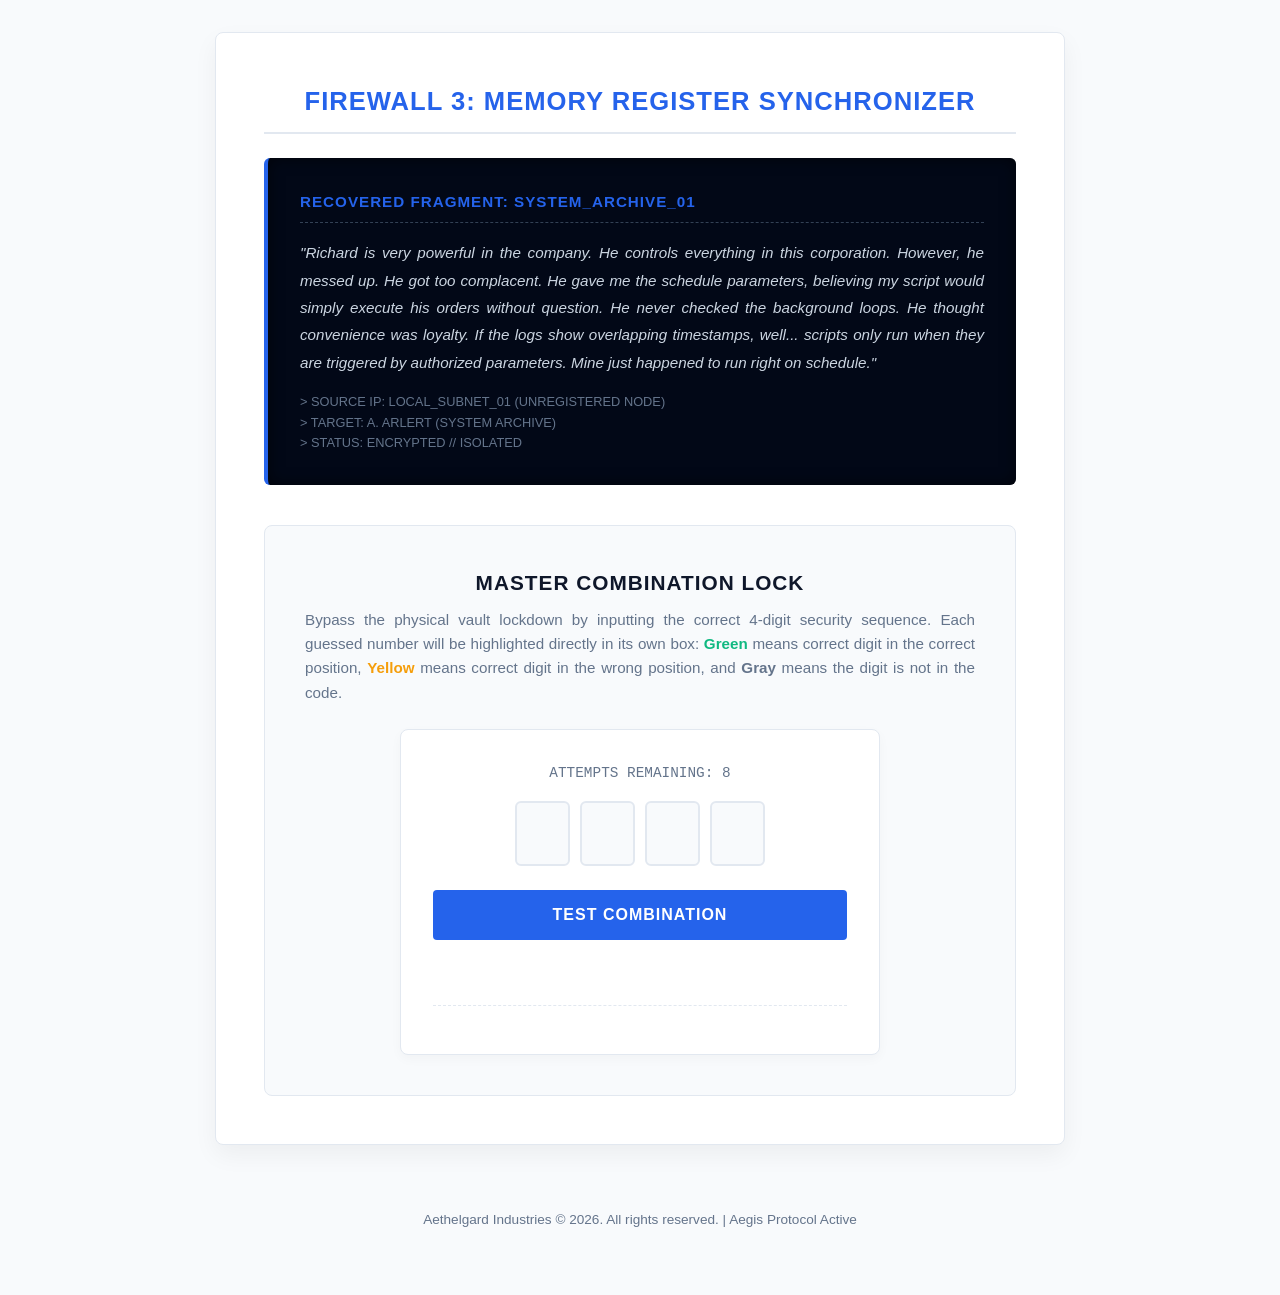
<file: puzzle2.html>
<!DOCTYPE html>
<html lang="en">
<head>
    <meta charset="UTF-8">
    <meta name="viewport" content="width=device-width, initial-scale=1.0">
    <title>Aethelgard Offshore | Firewall 3: Vault Security</title>
    <style>
        :root {
            --bg-main: #f8fafc;
            --bg-card: #ffffff;
            --accent: #2563eb;
            --accent-hover: #1d4ed8;
            --text-main: #0f172a;
            --text-muted: #64748b;
            --border-color: #e2e8f0;
            --error: #ef4444;
            --success: #10b981;
            --warning: #f59e0b;
            
            --log-bg: #020817;
            --log-border: #1e293b;
        }
        
        * { box-sizing: border-box; margin: 0; padding: 0; font-family: 'Segoe UI', Tahoma, Geneva, Verdana, sans-serif; }
        body { background-color: var(--bg-main); color: var(--text-main); line-height: 1.6; display: flex; flex-direction: column; align-items: center; padding: 2rem 1rem; min-height: 100vh; }
        
        .container { max-width: 850px; width: 100%; background: var(--bg-card); padding: 3rem; border-radius: 8px; border: 1px solid var(--border-color); box-shadow: 0 10px 25px rgba(0, 0, 0, 0.05); }
        
        h2 { color: var(--accent); border-bottom: 2px solid var(--border-color); padding-bottom: 10px; margin-bottom: 1.5rem; text-transform: uppercase; letter-spacing: 1px; font-size: 1.6rem; text-align: center; }
        
        /* Lore Box */
        .lore-box { background: var(--log-bg); padding: 2rem; border-radius: 6px; margin-bottom: 2.5rem; font-family: 'Courier New', Courier, monospace; color: #cbd5e1; border-left: 4px solid var(--accent); box-shadow: inset 0 0 15px rgba(0,0,0,0.6); }
        .lore-header { color: var(--accent); font-weight: bold; margin-bottom: 1rem; border-bottom: 1px dashed #334155; padding-bottom: 0.5rem; font-size: 0.95rem; letter-spacing: 1px; }
        .lore-box p { font-size: 0.95rem; line-height: 1.8; text-align: justify; margin-bottom: 0.8rem; font-style: italic; }
        .lore-meta { font-size: 0.8rem; color: #64748b; margin-top: 1rem; font-family: 'Segoe UI', sans-serif; }

        /* Puzzle Container */
        .puzzle-container { background: #f8fafc; padding: 2.5rem; border-radius: 8px; border: 1px solid var(--border-color); text-align: center; }
        .puzzle-container h3 { color: var(--text-main); margin-bottom: 0.5rem; font-size: 1.3rem; text-transform: uppercase; letter-spacing: 1px; }
        .puzzle-container p { color: var(--text-muted); font-size: 0.95rem; margin-bottom: 1.5rem; text-align: justify; }

        /* Vault Cracker Interface */
        .vault-interface { max-width: 480px; margin: 0 auto; background: #ffffff; padding: 2rem; border-radius: 8px; border: 1px solid var(--border-color); box-shadow: 0 4px 12px rgba(0,0,0,0.03); }
        
        .digit-inputs { display: flex; justify-content: center; gap: 10px; margin-bottom: 1.5rem; }
        .digit-box { width: 55px; height: 65px; font-size: 2rem; text-align: center; background: var(--bg-main); border: 2px solid var(--border-color); border-radius: 6px; color: var(--text-main); font-family: monospace; font-weight: bold; outline: none; transition: 0.2s; }
        .digit-box:focus { border-color: var(--accent); box-shadow: 0 0 0 3px rgba(37,99,235,0.1); }

        .attempts-left { font-family: monospace; font-size: 0.9rem; color: var(--text-muted); margin-bottom: 1rem; }

        /* History Log with Colored Letter Boxes */
        .history-log { max-height: 280px; overflow-y: auto; margin-top: 1.5rem; border-top: 1px dashed var(--border-color); padding-top: 1rem; text-align: left; font-family: monospace; }
        .history-row { display: flex; justify-content: center; gap: 8px; margin-bottom: 10px; align-items: center; }
        
        .history-tile { width: 45px; height: 45px; border: 2px solid var(--border-color); border-radius: 6px; display: flex; justify-content: center; align-items: center; font-size: 1.3rem; font-weight: bold; color: white; }
        .history-tile.correct { background-color: var(--success); border-color: var(--success); }
        .history-tile.present { background-color: var(--warning); border-color: var(--warning); }
        .history-tile.absent { background-color: var(--text-muted); border-color: var(--text-muted); }

        .btn-action { width: 100%; padding: 1rem; background: var(--accent); color: white; border: none; font-weight: bold; cursor: pointer; border-radius: 4px; text-transform: uppercase; font-size: 1rem; transition: 0.2s; letter-spacing: 1px; }
        .btn-action:hover { background: var(--accent-hover); }

        #proceed-btn { display: none; margin-top: 2rem; background: var(--success); color: white; text-decoration: none; text-align: center; padding: 1.2rem; border-radius: 6px; font-weight: bold; text-transform: uppercase; letter-spacing: 1px; box-shadow: 0 4px 12px rgba(16,185,129,0.2); }
        #proceed-btn:hover { background: #059669; }

        .status-msg { margin-top: 1rem; font-family: monospace; font-weight: bold; font-size: 0.95rem; min-height: 25px; }
        .status-msg.error { color: var(--error); }
        .status-msg.success { color: var(--success); }

        footer { text-align: center; padding: 2rem; color: var(--text-muted); font-size: 0.85rem; margin-top: 2rem; }
    </style>
</head>
<body>

     <div class="container">
        <h2>FIREWALL 3: MEMORY REGISTER SYNCHRONIZER</h2>
        
        <div class="lore-box">
            <div class="lore-header">RECOVERED FRAGMENT: SYSTEM_ARCHIVE_01</div>
            <p>"Richard is very powerful in the company. He controls everything in this corporation. However, he messed up. He got too complacent. He gave me the schedule parameters, believing my script would simply execute his orders without question. He never checked the background loops. He thought convenience was loyalty. If the logs show overlapping timestamps, well... scripts only run when they are triggered by authorized parameters. Mine just happened to run right on schedule."</p>
            <div class="lore-meta">
                &gt; SOURCE IP: LOCAL_SUBNET_01 (UNREGISTERED NODE)<br>
                &gt; TARGET: A. ARLERT (SYSTEM ARCHIVE)<br>
                &gt; STATUS: ENCRYPTED // ISOLATED
            </div>
        </div>

        <div class="puzzle-container">
            <h3>MASTER COMBINATION LOCK</h3>
            <p>Bypass the physical vault lockdown by inputting the correct 4-digit security sequence. Each guessed number will be highlighted directly in its own box: <strong style="color: var(--success);">Green</strong> means correct digit in the correct position, <strong style="color: var(--warning);">Yellow</strong> means correct digit in the wrong position, and <strong style="color: var(--text-muted);">Gray</strong> means the digit is not in the code.</p>
            
            <div class="vault-interface">
                <div class="attempts-left" id="attempts-left">ATTEMPTS REMAINING: 8</div>
                
                <div class="digit-inputs">
                    <input type="text" class="digit-box" maxlength="1" id="d1" oninput="autotab(this, 'd2')" autocomplete="off">
                    <input type="text" class="digit-box" maxlength="1" id="d2" oninput="autotab(this, 'd3')" autocomplete="off">
                    <input type="text" class="digit-box" maxlength="1" id="d3" oninput="autotab(this, 'd4')" autocomplete="off">
                    <input type="text" class="digit-box" maxlength="1" id="d4" oninput="checkSubmit(event)" autocomplete="off">
                </div>

                <button class="btn-action" onclick="submitGuess()">TEST COMBINATION</button>
                <div class="status-msg" id="status-msg"></div>

                <div class="history-log" id="history-log">
                    <!-- History rows go here -->
                </div>
            </div>

            <a id="proceed-btn" href="game3.html">VAULT UNLOCKED. PROCEED TO FINAL GATE &rarr;</a>
        </div>
    </div>

    <footer>
        <p>Aethelgard Industries © 2026. All rights reserved. | Aegis Protocol Active</p>
    </footer>

    <script>
        // Secret 4-digit combination for the vault
        const secretCode = ["5", "2", "7", "3"];
        let attemptsLeft = 8;
        let gameOver = false;

        function autotab(current, nextFieldId) {
            if (current.value.length >= 1) {
                document.getElementById(nextFieldId).focus();
            }
        }

        function checkSubmit(event) {
            if (event.key === "Enter") {
                submitGuess();
            }
        }

        function submitGuess() {
            if (gameOver) return;

            const d1 = document.getElementById('d1').value;
            const d2 = document.getElementById('d2').value;
            const d3 = document.getElementById('d3').value;
            const d4 = document.getElementById('d4').value;

            const guess = [d1, d2, d3, d4];
            const statusEl = document.getElementById('status-msg');

            if (guess.some(digit => digit === "")) {
                statusEl.className = 'status-msg error';
                statusEl.innerText = "ENTER ALL 4 DIGITS.";
                return;
            }

            attemptsLeft--;
            document.getElementById('attempts-left').innerText = `ATTEMPTS REMAINING: ${attemptsLeft}`;
            statusEl.innerText = "";

            // Evaluate guess against secretCode using exact Wordle/Mastermind algorithm
            let secretCopy = [...secretCode];
            let guessCopy = [...guess];
            let tileClasses = ["absent", "absent", "absent", "absent"];

            // 1st pass: Exact matches (Green / correct)
            for (let i = 0; i < 4; i++) {
                if (guessCopy[i] === secretCopy[i]) {
                    tileClasses[i] = "correct";
                    secretCopy[i] = null;
                    guessCopy[i] = null;
                }
            }

            // 2nd pass: Misplaced matches (Yellow / present)
            for (let i = 0; i < 4; i++) {
                if (guessCopy[i] !== null) {
                    let index = secretCopy.indexOf(guessCopy[i]);
                    if (index !== -1) {
                        tileClasses[i] = "present";
                        secretCopy[index] = null;
                    }
                }
            }

            // Count exact matches to check win condition
            let exactMatches = tileClasses.filter(c => c === "correct").length;

            // Add to history log using individual colored tiles
            const historyLog = document.getElementById('history-log');
            const row = document.createElement('div');
            row.className = 'history-row';

            for (let i = 0; i < 4; i++) {
                const tile = document.createElement('div');
                tile.className = `history-tile ${tileClasses[i]}`;
                tile.innerText = guess[i];
                row.appendChild(tile);
            }

            historyLog.prepend(row);

            // Clear inputs for next try
            document.getElementById('d1').value = '';
            document.getElementById('d2').value = '';
            document.getElementById('d3').value = '';
            document.getElementById('d4').value = '';
            document.getElementById('d1').focus();

            // Check Win / Loss
            if (exactMatches === 4) {
                gameOver = true;
                statusEl.className = 'status-msg success';
                statusEl.innerText = "ACCESS GRANTED. VAULT UNLOCKED.";
                document.querySelector('.vault-interface').style.display = 'none';
                document.getElementById('proceed-btn').style.display = 'block';
            } else if (attemptsLeft <= 0) {
                gameOver = true;
                statusEl.className = 'status-msg error';
                statusEl.innerText = "SECURITY LOCKOUT. REFRESH TO RETRY.";
                document.querySelector('.vault-interface').style.display = 'none';
            }
        }
    </script>
</body>
</html>
</file>
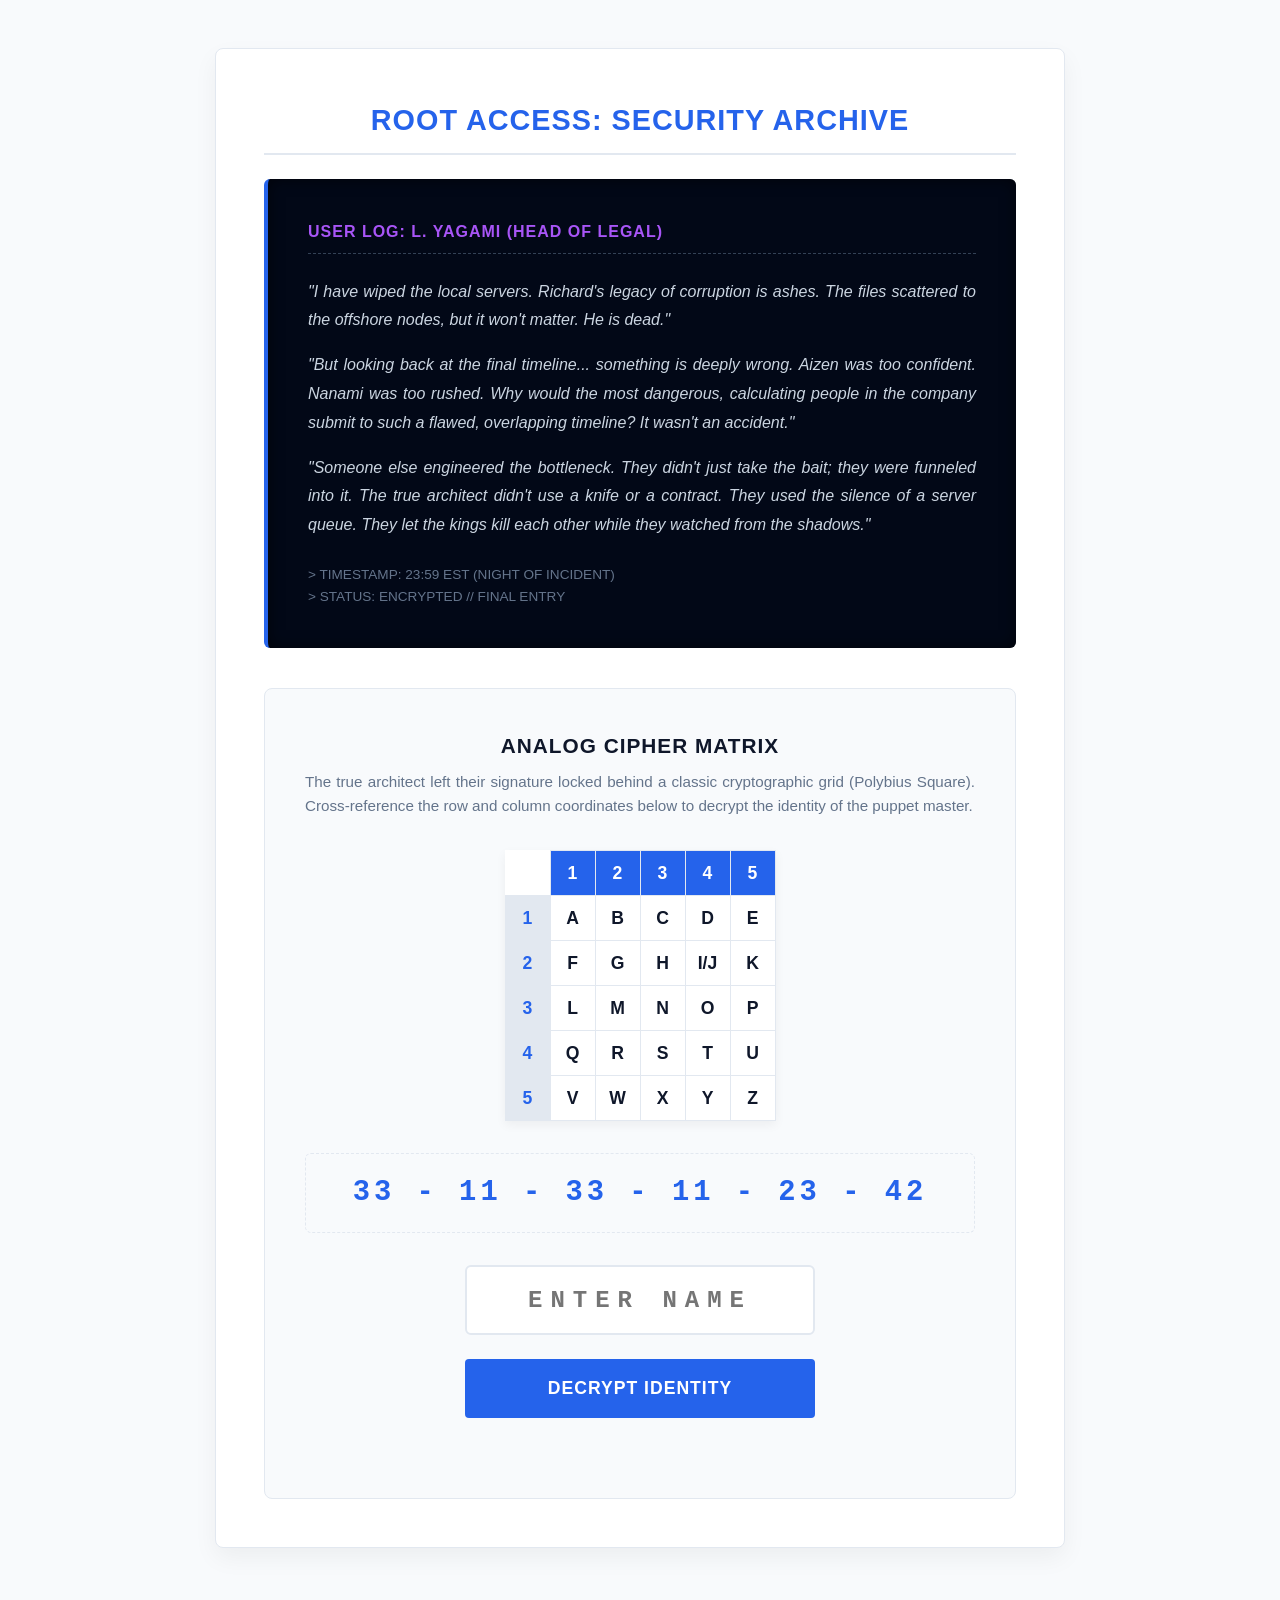
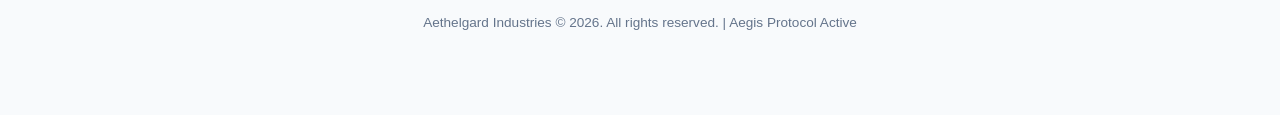
<file: puzzle3.html>
<!DOCTYPE html>
<html lang="en">
<head>
    <meta charset="UTF-8">
    <meta name="viewport" content="width=device-width, initial-scale=1.0">
    <title>Aethelgard Offshore | Final Node</title>
    <style>
        :root {
            /* Brighter Corporate Theme */
            --bg-main: #f8fafc;
            --bg-card: #ffffff;
            --accent: #2563eb;       /* Corporate Blue */
            --accent-hover: #1d4ed8;
            --text-main: #0f172a;
            --text-muted: #64748b;
            --border-color: #e2e8f0;
            --error: #ef4444;
            --success: #10b981;
            
            /* Intercepted Log Colors */
            --log-bg: #020817;
            --log-border: #1e293b;
        }
        
        * { box-sizing: border-box; margin: 0; padding: 0; font-family: 'Segoe UI', Tahoma, Geneva, Verdana, sans-serif; }
        body { background-color: var(--bg-main); color: var(--text-main); line-height: 1.6; display: flex; flex-direction: column; align-items: center; padding: 3rem 1rem; min-height: 100vh; }
        
        .container { max-width: 850px; width: 100%; background: var(--bg-card); padding: 3rem; border-radius: 8px; border: 1px solid var(--border-color); box-shadow: 0 10px 25px rgba(0, 0, 0, 0.05); }
        
        h2 { color: var(--accent); border-bottom: 2px solid var(--border-color); padding-bottom: 10px; margin-bottom: 1.5rem; text-transform: uppercase; letter-spacing: 1px; font-size: 1.8rem; text-align: center; }
        
        /* Lore Box */
        .lore-box { background: var(--log-bg); padding: 2.5rem; border-radius: 6px; margin-bottom: 2.5rem; font-family: 'Courier New', Courier, monospace; color: #cbd5e1; border-left: 4px solid var(--accent); box-shadow: inset 0 0 15px rgba(0,0,0,0.6); }
        .lore-header { color: #a855f7; font-weight: bold; margin-bottom: 1.5rem; border-bottom: 1px dashed #334155; padding-bottom: 0.5rem; font-size: 1rem; letter-spacing: 1px; }
        .lore-box p { font-size: 1rem; line-height: 1.8; text-align: justify; margin-bottom: 1rem; font-style: italic; }
        .lore-meta { font-size: 0.85rem; color: #64748b; margin-top: 1.5rem; font-family: 'Segoe UI', sans-serif; }

        /* Puzzle Container */
        .puzzle-container { background: #f8fafc; padding: 2.5rem; border-radius: 8px; border: 1px solid var(--border-color); text-align: center; }
        .puzzle-container h3 { color: var(--text-main); margin-bottom: 0.5rem; font-size: 1.3rem; text-transform: uppercase; letter-spacing: 1px; }
        .puzzle-container p { color: var(--text-muted); font-size: 0.95rem; margin-bottom: 2rem; text-align: justify; }

        /* Polybius Square Table */
        .cipher-table { margin: 0 auto 2rem auto; border-collapse: collapse; background: white; box-shadow: 0 4px 10px rgba(0,0,0,0.05); }
        .cipher-table th, .cipher-table td { border: 1px solid var(--border-color); width: 45px; height: 45px; text-align: center; font-size: 1.1rem; font-weight: bold; }
        .cipher-table th { background: var(--accent); color: white; }
        .cipher-table td { color: var(--text-main); }
        .cipher-table .header-col { background: var(--bg-nav, #e2e8f0); color: var(--accent); }

        .encrypted-sequence { font-size: 1.8rem; font-family: monospace; letter-spacing: 4px; color: var(--accent); font-weight: bold; margin-bottom: 2rem; background: var(--bg-main); padding: 1rem; border: 1px dashed var(--border-color); border-radius: 6px; }

        .input-wrapper { display: flex; justify-content: center; margin-bottom: 1.5rem; }
        .cipher-input { background: #ffffff; color: var(--text-main); border: 2px solid var(--border-color); padding: 1.2rem; font-size: 1.5rem; text-align: center; letter-spacing: 8px; border-radius: 6px; width: 100%; max-width: 350px; font-family: monospace; font-weight: bold; text-transform: uppercase; outline: none; transition: 0.3s; }
        .cipher-input:focus { border-color: var(--accent); box-shadow: 0 0 0 3px rgba(37, 99, 235, 0.1); }

        .btn-action { width: 100%; max-width: 350px; padding: 1.2rem; background: var(--accent); color: white; border: none; font-weight: bold; cursor: pointer; border-radius: 4px; text-transform: uppercase; font-size: 1.1rem; transition: 0.2s; letter-spacing: 1px; }
        .btn-action:hover { background: var(--accent-hover); }

        .status-msg { margin-top: 15px; font-family: monospace; font-weight: bold; font-size: 1rem; letter-spacing: 1px; min-height: 25px; }
        .status-msg.error { color: var(--error); }

        /* Final Reveal */
        #final-reveal { display: none; text-align: center; animation: fadeIn 0.5s ease-in-out; }
        @keyframes fadeIn { from { opacity: 0; transform: translateY(10px); } to { opacity: 1; transform: translateY(0); } }
        
        #final-reveal h3 { color: var(--success); font-size: 1.5rem; margin-bottom: 1rem; letter-spacing: 1px; text-transform: uppercase; }
        
        .team-lock { display: block; background: var(--accent); color: white; padding: 1.8rem; text-align: center; border-radius: 6px; font-weight: bold; text-transform: uppercase; letter-spacing: 1px; text-decoration: none; transition: 0.3s; font-size: 1.1rem; box-shadow: 0 6px 20px rgba(37, 99, 235, 0.25); border: 2px solid transparent; line-height: 1.6; margin-top: 2rem; }
        .team-lock:hover { background: var(--accent-hover); box-shadow: 0 8px 25px rgba(37, 99, 235, 0.4); transform: translateY(-3px); }

        footer { text-align: center; padding: 2rem; color: var(--text-muted); font-size: 0.85rem; margin-top: 2rem; }
    </style>
</head>
<body>

    <div class="container">
        <h2>ROOT ACCESS: SECURITY ARCHIVE</h2>
        
        <div class="lore-box">
            <div class="lore-header">USER LOG: L. YAGAMI (HEAD OF LEGAL)</div>
            <p>"I have wiped the local servers. Richard's legacy of corruption is ashes. The files scattered to the offshore nodes, but it won't matter. He is dead."</p>
            <p>"But looking back at the final timeline... something is deeply wrong. Aizen was too confident. Nanami was too rushed. Why would the most dangerous, calculating people in the company submit to such a flawed, overlapping timeline? It wasn't an accident."</p>
            <p>"Someone else engineered the bottleneck. They didn't just take the bait; they were funneled into it. The true architect didn't use a knife or a contract. They used the silence of a server queue. They let the kings kill each other while they watched from the shadows."</p>
            <div class="lore-meta">
                &gt; TIMESTAMP: 23:59 EST (NIGHT OF INCIDENT)<br>
                &gt; STATUS: ENCRYPTED // FINAL ENTRY
            </div>
        </div>

        <div class="puzzle-container" id="console-area">
            <h3>ANALOG CIPHER MATRIX</h3>
            <p>The true architect left their signature locked behind a classic cryptographic grid (Polybius Square). Cross-reference the row and column coordinates below to decrypt the identity of the puppet master.</p>
            
            <table class="cipher-table">
                <tr>
                    <th style="background: transparent; border: none;"></th>
                    <th>1</th>
                    <th>2</th>
                    <th>3</th>
                    <th>4</th>
                    <th>5</th>
                </tr>
                <tr>
                    <th class="header-col">1</th>
                    <td>A</td><td>B</td><td>C</td><td>D</td><td>E</td>
                </tr>
                <tr>
                    <th class="header-col">2</th>
                    <td>F</td><td>G</td><td>H</td><td>I/J</td><td>K</td>
                </tr>
                <tr>
                    <th class="header-col">3</th>
                    <td>L</td><td>M</td><td>N</td><td>O</td><td>P</td>
                </tr>
                <tr>
                    <th class="header-col">4</th>
                    <td>Q</td><td>R</td><td>S</td><td>T</td><td>U</td>
                </tr>
                <tr>
                    <th class="header-col">5</th>
                    <td>V</td><td>W</td><td>X</td><td>Y</td><td>Z</td>
                </tr>
            </table>

            <div class="encrypted-sequence">33 - 11 - 33 - 11 - 23 - 42</div>
            
            <div class="input-wrapper">
                <input type="text" id="cipher-input" class="cipher-input" maxlength="6" placeholder="ENTER NAME" autocomplete="off" spellcheck="false">
            </div>
            
            <button class="btn-action" onclick="checkCipher()">DECRYPT IDENTITY</button>
            <div class="status-msg" id="cipher-error"></div>
        </div>

        <div id="final-reveal">
            <h3>DECRYPTION SUCCESSFUL. TRUE ARCHITECT IDENTIFIED.</h3>
            <p style="color: var(--text-muted); font-size: 1.1rem; margin-bottom: 2rem;">The board has been reset. The mastermind is exposed.</p>
            
            <a href="https://aethelgard-team1-part4.vercel.app/" class="team-lock">
                TEAM 1 INVESTIGATION COMPLETE.<br>
                CLICK HERE TO ACCESS WEBSITE 4 (R&D VAULT) &rarr;
            </a>
        </div>

    </div>

    <footer>
        <p>Aethelgard Industries © 2026. All rights reserved. | Aegis Protocol Active</p>
    </footer>

    <script>
        function checkCipher() {
            const input = document.getElementById('cipher-input').value.toUpperCase().trim();
            const errorEl = document.getElementById('cipher-error');
            
            if (input === "NANAMI") {
                document.getElementById('console-area').style.display = 'none';
                document.getElementById('final-reveal').style.display = 'block';
            } else {
                errorEl.className = 'status-msg error';
                errorEl.innerText = 'INVALID DECRYPTION. ARCHITECT MISMATCH.';
                setTimeout(() => { errorEl.innerText = ''; }, 2000);
            }
        }

        // Allow pressing Enter in the input field to submit
        document.getElementById("cipher-input").addEventListener("keypress", function(event) {
            if (event.key === "Enter") {
                event.preventDefault();
                checkCipher();
            }
        });
    </script>
</body>
</html>
</file>
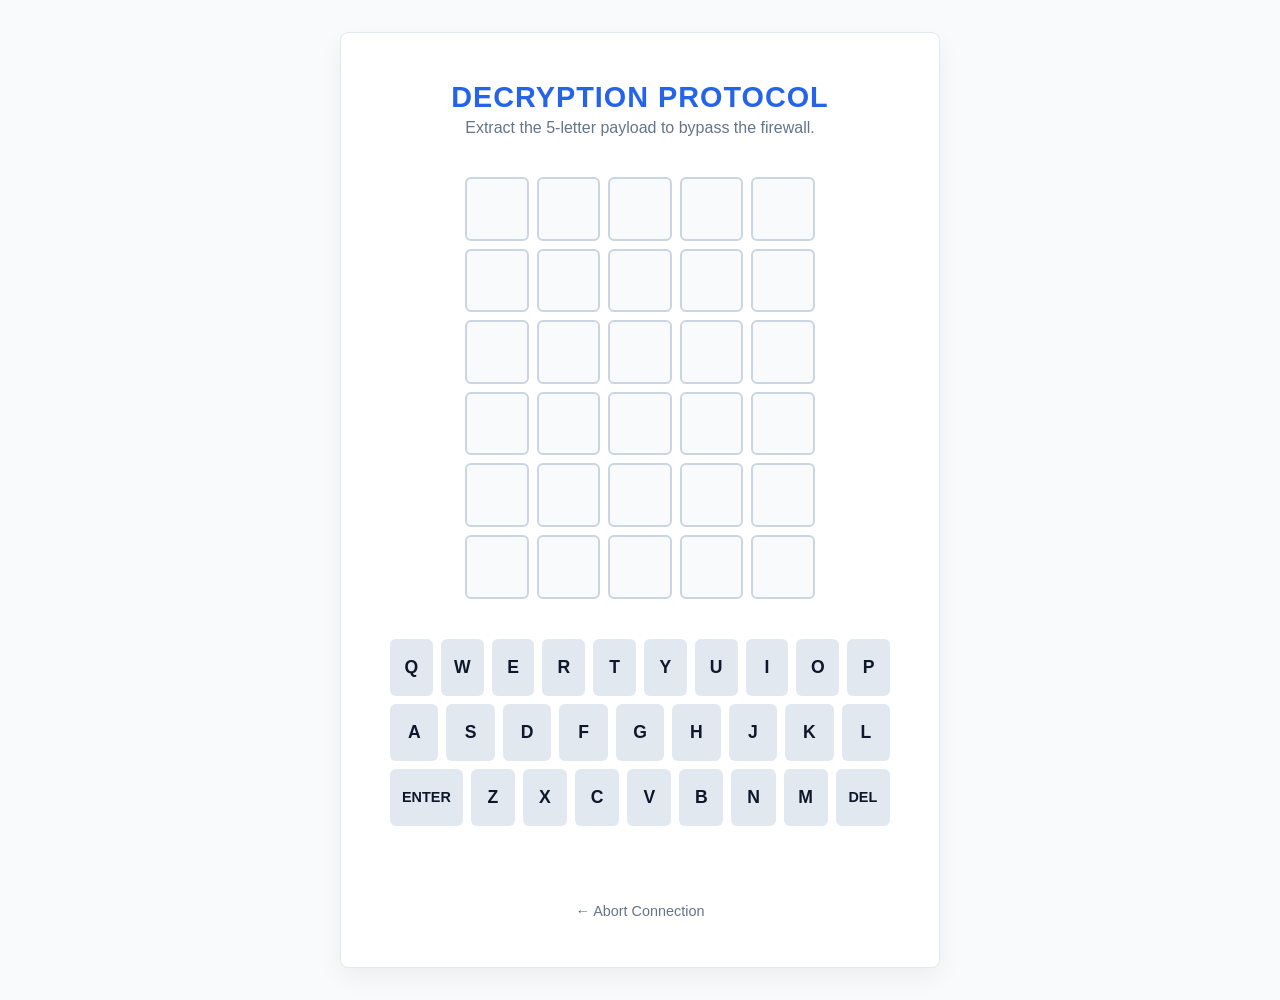
<file: wordle.html>
<!DOCTYPE html>
<html lang="en">
<head>
    <meta charset="UTF-8">
    <meta name="viewport" content="width=device-width, initial-scale=1.0">
    <title>Aethelgard Offshore | Terminal</title>
    <style>
        :root {
            --bg-main: #f8fafc;
            --bg-card: #ffffff;
            --accent: #2563eb;
            --accent-hover: #1d4ed8;
            --text-main: #0f172a;
            --text-muted: #64748b;
            --border-color: #e2e8f0;
            
            /* Wordle Colors */
            --wordle-green: #10b981;
            --wordle-yellow: #f59e0b;
            --wordle-gray: #94a3b8;
            --wordle-border: #cbd5e1;
        }
        
        * { box-sizing: border-box; margin: 0; padding: 0; font-family: 'Segoe UI', Tahoma, Geneva, Verdana, sans-serif; }
        body { background-color: var(--bg-main); color: var(--text-main); display: flex; flex-direction: column; align-items: center; justify-content: center; min-height: 100vh; padding: 2rem; }
        
        .terminal-container { max-width: 600px; width: 100%; background: var(--bg-card); padding: 3rem; border-radius: 8px; border: 1px solid var(--border-color); box-shadow: 0 10px 25px rgba(0, 0, 0, 0.05); text-align: center; }
        
        h2 { color: var(--accent); margin-bottom: 5px; text-transform: uppercase; letter-spacing: 1px; font-size: 1.8rem; }
        .subtitle { color: var(--text-muted); font-size: 1rem; margin-bottom: 2.5rem; }

        /* Game Board */
        #wordle-board { display: grid; grid-template-rows: repeat(6, 1fr); gap: 8px; max-width: 350px; margin: 0 auto 2.5rem; }
        .wordle-row { display: grid; grid-template-columns: repeat(5, 1fr); gap: 8px; }
        .wordle-tile { width: 100%; aspect-ratio: 1; border: 2px solid var(--wordle-border); display: flex; justify-content: center; align-items: center; font-size: 2.2rem; font-weight: bold; text-transform: uppercase; color: var(--text-main); border-radius: 6px; background: #f8fafc; transition: all 0.3s ease; }
        
        /* Virtual Keyboard */
        .virtual-keyboard { max-width: 500px; margin: 0 auto; display: flex; flex-direction: column; gap: 8px; }
        .key-row { display: flex; justify-content: center; gap: 8px; }
        .key { padding: 18px 12px; background: var(--border-color); color: var(--text-main); border: none; border-radius: 6px; cursor: pointer; font-weight: 700; flex: 1; text-align: center; user-select: none; transition: 0.2s; font-size: 1.1rem; }
        .key:hover { background: #cbd5e1; }
        .key.wide { flex: 1.5; font-size: 0.9rem; }
        
        /* Status Colors */
        .correct { background-color: var(--wordle-green) !important; border-color: var(--wordle-green) !important; color: white !important; }
        .present { background-color: var(--wordle-yellow) !important; border-color: var(--wordle-yellow) !important; color: white !important; }
        .absent { background-color: var(--wordle-gray) !important; border-color: var(--wordle-gray) !important; color: white !important; }

        .error-msg { color: #ef4444; margin-top: 20px; font-weight: bold; font-family: monospace; letter-spacing: 1px; font-size: 1.1rem; min-height: 25px; }

        .btn-next { display: none; width: 100%; padding: 1.2rem; background: var(--wordle-green); color: white; border: none; font-size: 1.2rem; font-weight: bold; cursor: pointer; border-radius: 6px; transition: background 0.2s; text-transform: uppercase; letter-spacing: 2px; margin-top: 2rem; text-decoration: none; }
        .btn-next:hover { background: #059669; }
        
        .back-link { display: block; margin-top: 2rem; color: var(--text-muted); text-decoration: none; font-size: 0.9rem; transition: 0.3s; }
        .back-link:hover { color: var(--accent); }
    </style>
</head>
<body>

    <div class="terminal-container">
        <h2>DECRYPTION PROTOCOL</h2>
        <p class="subtitle">Extract the 5-letter payload to bypass the firewall.</p>
        
        <div id="wordle-board">
            <div class="wordle-row" id="row-0"><div class="wordle-tile"></div><div class="wordle-tile"></div><div class="wordle-tile"></div><div class="wordle-tile"></div><div class="wordle-tile"></div></div>
            <div class="wordle-row" id="row-1"><div class="wordle-tile"></div><div class="wordle-tile"></div><div class="wordle-tile"></div><div class="wordle-tile"></div><div class="wordle-tile"></div></div>
            <div class="wordle-row" id="row-2"><div class="wordle-tile"></div><div class="wordle-tile"></div><div class="wordle-tile"></div><div class="wordle-tile"></div><div class="wordle-tile"></div></div>
            <div class="wordle-row" id="row-3"><div class="wordle-tile"></div><div class="wordle-tile"></div><div class="wordle-tile"></div><div class="wordle-tile"></div><div class="wordle-tile"></div></div>
            <div class="wordle-row" id="row-4"><div class="wordle-tile"></div><div class="wordle-tile"></div><div class="wordle-tile"></div><div class="wordle-tile"></div><div class="wordle-tile"></div></div>
            <div class="wordle-row" id="row-5"><div class="wordle-tile"></div><div class="wordle-tile"></div><div class="wordle-tile"></div><div class="wordle-tile"></div><div class="wordle-tile"></div></div>
        </div>

        <div class="virtual-keyboard" id="keyboard">
            <div class="key-row">
                <button class="key" data-key="Q">Q</button><button class="key" data-key="W">W</button><button class="key" data-key="E">E</button><button class="key" data-key="R">R</button><button class="key" data-key="T">T</button><button class="key" data-key="Y">Y</button><button class="key" data-key="U">U</button><button class="key" data-key="I">I</button><button class="key" data-key="O">O</button><button class="key" data-key="P">P</button>
            </div>
            <div class="key-row">
                <button class="key" data-key="A">A</button><button class="key" data-key="S">S</button><button class="key" data-key="D">D</button><button class="key" data-key="F">F</button><button class="key" data-key="G">G</button><button class="key" data-key="H">H</button><button class="key" data-key="J">J</button><button class="key" data-key="K">K</button><button class="key" data-key="L">L</button>
            </div>
            <div class="key-row">
                <button class="key wide" data-key="ENTER">ENTER</button><button class="key" data-key="Z">Z</button><button class="key" data-key="X">X</button><button class="key" data-key="C">C</button><button class="key" data-key="V">V</button><button class="key" data-key="B">B</button><button class="key" data-key="N">N</button><button class="key" data-key="M">M</button><button class="key wide" data-key="BACKSPACE">DEL</button>
            </div>
        </div>

        <div id="wordle-error" class="error-msg"></div>
        
        <a href="puzzle1.html" id="btn-next" class="btn-next">PROCEED TO PUZZLE 1 &rarr;</a>
        
        <a href="index.html" class="back-link">&larr; Abort Connection</a>
    </div>

     <script>
        // 50 Corporate/Mystery Themed 5-Letter Words
        const WORD_LIST = [
            "FRAUD", "AUDIT", "POWER", "BOARD", "GREED", "DEATH", "VIPER", "KNIFE", "NIGHT",
            "ALARM", "CRIME", "GUILT", "MONEY", "PANIC", "WATCH", "CLOCK", "TRUST", "ORDER", "CHAOS",
            "BLAME", "GHOST", "VENOM", "AEGIS", "TRUTH", "LYING", "CHEAT", "STEAL", "PROBE", "JUDGE",
            "SMOKE", "GLASS", "CRASH", "FATAL", "SMART", "LOGIC", "CODES", "FILES", "VAULT", "LOCKS",
            "GATES", "TRACK", "TRAIL", "PROOF", "STAMP", "FORCE", "PUPIL", "AGENT", "SHIFT", "STRIKE",
            "CLUES","DOUBT", "DOUBT", "CHOKE", "NOOSE", "ENEMY", "HEIRS", "FIEND", "AUDIO", "PIANO", "Tango",
            "THEME","ANGEL", "BRAIN", "BREAD", "BRICK", "DREAM", "FLAME", "DANCE", "CROWN", "DEPTH", "BRAVE", 
            "CLEAN", "ENTER", "DRINK", "GHOST","FROST", "GLOBE", "GRACE", "FRESH", "DRAFT", "DRIVE", "CHASE", "CLOUD",
        ];
      
        
        // Pick a random word for this session
        let TARGET_WORD = WORD_LIST[Math.floor(Math.random() * WORD_LIST.length)];
        
        const maxGuesses = 6;
        let currentGuess = "";
        let currentRow = 0;
        let gameOver = false;

        // Virtual Keyboard Support
        document.querySelectorAll('.key').forEach(button => {
            button.addEventListener('click', () => {
                const key = button.getAttribute('data-key');
                handleKey(key);
            });
        });

        // Physical Keyboard Support
        document.addEventListener("keydown", (e) => {
            if (gameOver) return;
            let key = e.key.toUpperCase();
            if (key === "ENTER" || key === "BACKSPACE" || /^[A-Z]$/.test(key)) {
                handleKey(key);
            }
        });

        function handleKey(key) {
            if (gameOver) return;

            if (key === "BACKSPACE" && currentGuess.length > 0) {
                currentGuess = currentGuess.slice(0, -1);
                updateGrid();
            } else if (key === "ENTER") {
                if (currentGuess.length === 5) {
                    checkGuess();
                } else {
                    showError("NOT ENOUGH LETTERS");
                }
            } else if (currentGuess.length < 5 && /^[A-Z]$/.test(key) && key.length === 1) {
                currentGuess += key;
                updateGrid();
            }
        }

        function updateGrid() {
            const row = document.getElementById(`row-${currentRow}`);
            const tiles = row.querySelectorAll('.wordle-tile');
            for (let i = 0; i < 5; i++) {
                tiles[i].innerText = currentGuess[i] || "";
            }
        }

        function showError(msg) {
            const err = document.getElementById('wordle-error');
            err.innerText = msg;
            setTimeout(() => err.innerText = '', 2000);
        }

        function checkGuess() {
            const row = document.getElementById(`row-${currentRow}`);
            const tiles = row.querySelectorAll('.wordle-tile');
            
            let guessArr = currentGuess.split("");
            let targetArr = TARGET_WORD.split("");
            let tileColors = Array(5).fill("absent"); 
            
            // First pass: Find exact matches (Green)
            for (let i = 0; i < 5; i++) {
                if (guessArr[i] === targetArr[i]) {
                    tileColors[i] = "correct";
                    targetArr[i] = null; 
                    guessArr[i] = null;  
                }
            }
            
            // Second pass: Find misplaced matches (Yellow)
            for (let i = 0; i < 5; i++) {
                if (guessArr[i] !== null) {
                    let matchIndex = targetArr.indexOf(guessArr[i]);
                    if (matchIndex !== -1) {
                        tileColors[i] = "present";
                        targetArr[matchIndex] = null; 
                    }
                }
            }

            // Apply colors to grid and keyboard
            for (let i = 0; i < 5; i++) {
                tiles[i].classList.add(tileColors[i]);
                updateKeyboardColor(currentGuess[i], tileColors[i]);
            }

            if (currentGuess === TARGET_WORD) {
                gameOver = true;
                document.getElementById('wordle-error').innerText = "FIREWALL BYPASSED.";
                document.getElementById('wordle-error').style.color = "var(--wordle-green)";
                setTimeout(() => {
                    document.getElementById('btn-next').style.display = 'block';
                }, 800);
            } else {
                currentRow++;
                currentGuess = "";
                if (currentRow === maxGuesses) {
                    gameOver = true;
                    document.getElementById('wordle-error').innerText = `SYSTEM LOCKED. WORD WAS: ${TARGET_WORD}.`;
                }
            }
        }

        function updateKeyboardColor(letter, colorClass) {
            const keyBtn = document.querySelector(`.key[data-key="${letter}"]`);
            if (!keyBtn) return;
            
            if (keyBtn.classList.contains('correct')) return;
            if (keyBtn.classList.contains('present') && colorClass === 'absent') return;
            
            keyBtn.classList.remove('absent', 'present', 'correct');
            keyBtn.classList.add(colorClass);
        }
    </script>
</body>
</html>
</file>
<file: global.css>
:root {
    /* Brighter Corporate Theme */
    --bg-main: #f8fafc;
    --bg-card: #ffffff;
    --accent: #2563eb;       /* Corporate Blue */
    --accent-hover: #1d4ed8;
    --text-main: #0f172a;
    --text-muted: #64748b;
    --border-color: #e2e8f0;
    --error: #ef4444;

    /* Intercepted Log Colors (Preserved) */
    --log-bg: #020817;
    --speaker-a: #a855f7;    /* Purple */
    --speaker-b: #eab308;    /* Yellow */
    --log-highlight: #ffffff; /* This makes the bold text pop */
}

* { box-sizing: border-box; margin: 0; padding: 0; font-family: 'Segoe UI', Tahoma, Geneva, Verdana, sans-serif; }
body { background-color: var(--bg-main); color: var(--text-main); line-height: 1.6; display: flex; flex-direction: column; align-items: center; padding: 2rem; }

.container { max-width: 800px; width: 100%; background: var(--bg-card); padding: 2.5rem; border-radius: 8px; border: 1px solid var(--border-color); box-shadow: 0 4px 6px -1px rgba(0, 0, 0, 0.1); }
h2 { color: var(--accent); border-bottom: 2px solid var(--accent); padding-bottom: 10px; margin-bottom: 20px; text-transform: uppercase; letter-spacing: 1px; }

/* Global Button Styles */
.btn-primary { width: 100%; padding: 1.2rem; background: var(--accent); color: white; border: none; font-size: 1.1rem; font-weight: bold; cursor: pointer; border-radius: 4px; transition: background 0.2s; text-transform: uppercase; }
.btn-primary:hover { background: var(--accent-hover); }

/* Universal Error State */
.error-msg { color: var(--error); margin-top: 10px; display: none; font-weight: bold; text-align: center; }
</file>
